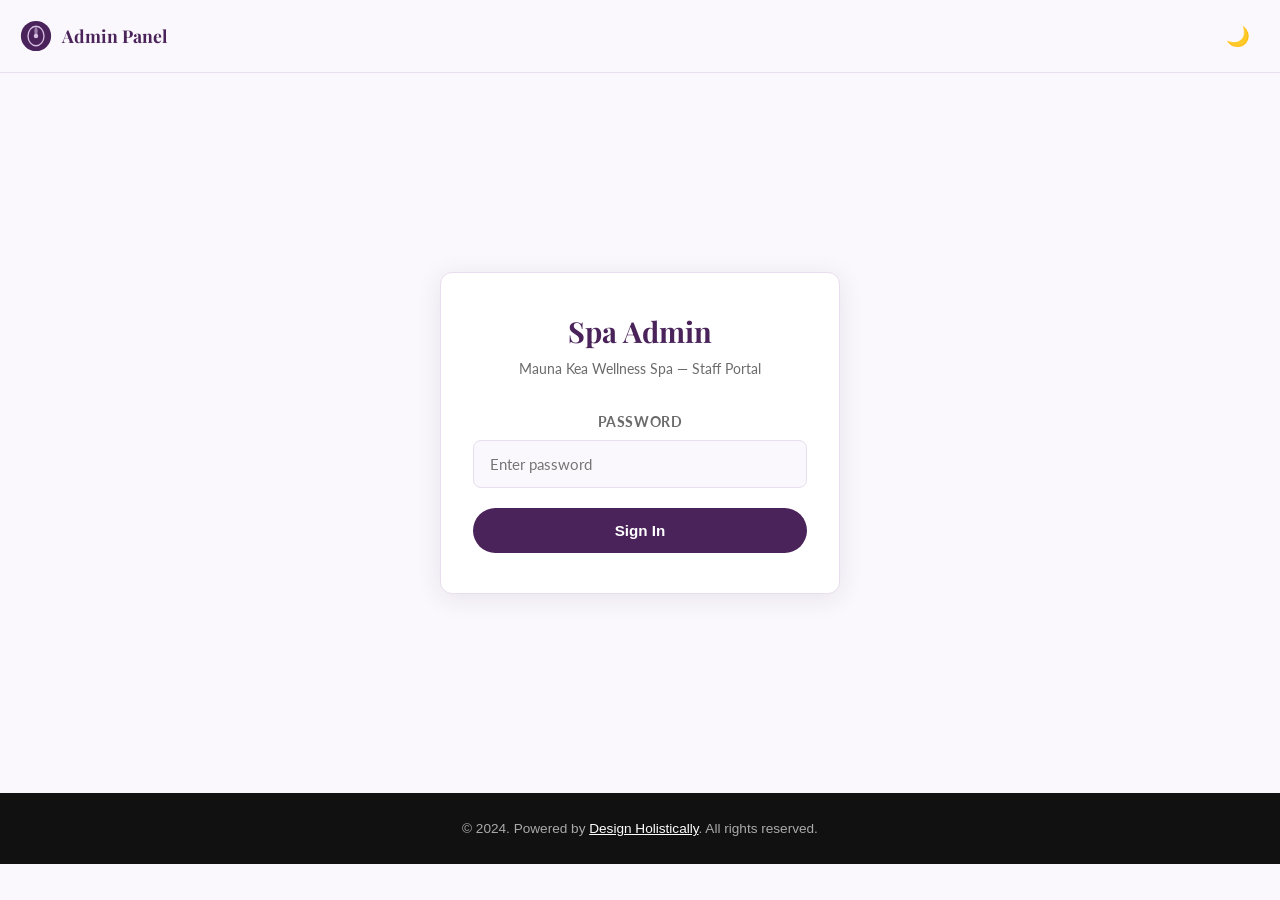
<file: admin.html>
<!DOCTYPE html>
<html lang="en">
<head>
  <meta charset="UTF-8"/>
  <meta name="viewport" content="width=device-width, initial-scale=1.0"/>
  <title>Admin Dashboard | Mauna Kea Wellness Spa — Waimea, Hawaii</title>
  <meta name="description" content="Mauna Kea Wellness Spa admin dashboard — bookings, messages, and spa management."/>
  <meta property="og:title" content="Admin Dashboard | Mauna Kea Wellness Spa"/>
  <meta property="og:description" content="Mauna Kea Wellness Spa admin dashboard — bookings, messages, and spa management."/>
  <meta property="og:image" content="images/hero.png"/>
  <meta property="og:type" content="website"/>
  <link rel="stylesheet" href="css/style.css"/>
  <script type="application/ld+json">
  {
    "@context":"https://schema.org",
    "@type":"DaySpa",
    "name":"Mauna Kea Wellness Spa",
    "description":"Traditional Hawaiian spa therapies and modern wellness rituals in Waimea, Hawaii Island.",
    "url":"https://maunakeawellness.com",
    "telephone":"(808) 555-0125",
    "address":{
      "@type":"PostalAddress",
      "streetAddress":"65-1158 Mamalahoa Hwy",
      "addressLocality":"Waimea",
      "addressRegion":"HI",
      "postalCode":"96743",
      "addressCountry":"US"
    },
    "openingHours":"Tu-Su 09:00-19:00",
    "priceRange":"$$–$$$",
    "image":"images/gallery-2.png"
  }
  </script>
  <link rel="icon" type="image/x-icon" href="images/favicon.ico">
  <link rel="icon" type="image/png" sizes="32x32" href="images/favicon-32x32.png">
  <link rel="icon" type="image/png" sizes="16x16" href="images/favicon-16x16.png">
  <link rel="apple-touch-icon" sizes="180x180" href="images/apple-touch-icon.png">
</head>
<body>
<body class="admin-page">
<header class="site-header">
  <div class="header-inner">
    <a href="index.html" class="logo">
      <svg width="32" height="32" viewBox="0 0 36 36" fill="none">
        <circle cx="18" cy="18" r="17" fill="#4A235A"/>
        <ellipse cx="18" cy="18" rx="9" ry="11" fill="none" stroke="#D7BDE2" stroke-width="1.5"/>
        <path d="M18 7 Q22 13 18 18 Q14 13 18 7Z" fill="#D7BDE2" opacity="0.6"/>
        <circle cx="18" cy="18" r="2.5" fill="#D7BDE2"/>
      </svg>
      Admin Panel
    </a>
    <button class="dark-toggle" id="darkToggle">🌙</button>
  </div>
</header>

<div id="adminLogin">
  <div class="login-card">
    <h2>Spa Admin</h2>
    <p>Mauna Kea Wellness Spa — Staff Portal</p>
    <form id="adminLoginForm">
      <div class="form-group">
        <label>Password</label>
        <input type="password" id="adminPassword" placeholder="Enter password" required/>
      </div>
      <button type="submit" class="btn-primary" style="width:100%">Sign In</button>
    </form>
  </div>
</div>

<div id="adminPanel">
  <div class="container">
    <div class="admin-header-bar">
      <h1>Dashboard</h1>
      <div style="display:flex;gap:12px;align-items:center">
        <span style="font-size:0.9rem;color:var(--text-muted)">Welcome, Leilani</span>
        <button class="admin-logout" onclick="document.getElementById('adminPanel').style.display='none';document.getElementById('adminLogin').style.display='flex'">Sign Out</button>
      </div>
    </div>

    <div class="admin-stats">
      <div class="admin-stat"><div class="number">28</div><div class="label">Bookings This Month</div></div>
      <div class="admin-stat"><div class="number">6</div><div class="label">Sessions Today</div></div>
      <div class="admin-stat"><div class="number">$4,820</div><div class="label">Revenue MTD</div></div>
      <div class="admin-stat"><div class="number">4.9★</div><div class="label">Avg Review Score</div></div>
    </div>

    <div class="admin-table-wrap">
      <h2>Upcoming Bookings</h2>
      <div style="overflow-x:auto">
        <table class="admin-table">
          <thead>
            <tr><th>Guest</th><th>Service</th><th>Therapist</th><th>Date</th><th>Time</th><th>Status</th></tr>
          </thead>
          <tbody>
            <tr><td>Keiko N.</td><td>Lomi Lomi (90 min)</td><td>Leilani K.</td><td>Dec 30, 2024</td><td>9:00 AM</td><td><span class="badge badge-confirmed">Confirmed</span></td></tr>
            <tr><td>James O.</td><td>Hot Stone (75 min)</td><td>Koa A.</td><td>Dec 30, 2024</td><td>10:30 AM</td><td><span class="badge badge-confirmed">Confirmed</span></td></tr>
            <tr><td>Sarah K.</td><td>Deep Tissue (60 min)</td><td>Makoa S.</td><td>Dec 30, 2024</td><td>12:00 PM</td><td><span class="badge badge-pending">Pending</span></td></tr>
            <tr><td>Priya & Rajan T.</td><td>Couples Sanctuary Pkg</td><td>Leilani + Koa</td><td>Dec 31, 2024</td><td>10:00 AM</td><td><span class="badge badge-confirmed">Confirmed</span></td></tr>
            <tr><td>Tom H.</td><td>Healing Facial</td><td>Nalani F.</td><td>Dec 31, 2024</td><td>1:30 PM</td><td><span class="badge badge-confirmed">Confirmed</span></td></tr>
            <tr><td>Lisa M.</td><td>Lomi Lomi (60 min)</td><td>Makoa S.</td><td>Jan 2, 2025</td><td>11:00 AM</td><td><span class="badge badge-pending">Pending</span></td></tr>
            <tr><td>Marcus W.</td><td>Mauna Kea Retreat Pkg</td><td>Koa A.</td><td>Jan 3, 2025</td><td>9:30 AM</td><td><span class="badge badge-confirmed">Confirmed</span></td></tr>
          </tbody>
        </table>
      </div>
    </div>

    <div class="admin-table-wrap">
      <h2>Recent Messages</h2>
      <div style="overflow-x:auto">
        <table class="admin-table">
          <thead>
            <tr><th>Name</th><th>Subject</th><th>Received</th><th>Status</th></tr>
          </thead>
          <tbody>
            <tr><td>Aiko H.</td><td>Question about lomi lomi for first-time visitor</td><td>Dec 29, 2024</td><td><span class="badge badge-pending">New</span></td></tr>
            <tr><td>Sarah K.</td><td>Reschedule request — Jan 2 session</td><td>Dec 28, 2024</td><td><span class="badge badge-pending">New</span></td></tr>
            <tr><td>Hotel Hapuna</td><td>Partnership inquiry for guest referrals</td><td>Dec 27, 2024</td><td><span class="badge badge-confirmed">Replied</span></td></tr>
            <tr><td>Tom H.</td><td>Gift certificate for spouse — anniversary</td><td>Dec 26, 2024</td><td><span class="badge badge-completed">Complete</span></td></tr>
          </tbody>
        </table>
      </div>
    </div>
  </div>
</div>

<button id="backToTop" aria-label="Back to top">↑</button>
<script src="js/main.js"></script>

  <!-- Powered by Design Holistically -->
  <footer style="background:#111;color:#aaa;text-align:center;padding:1.5rem;font-size:0.85rem;font-family:sans-serif;">
    <p>&copy; 2024. Powered by <a href="https://designholistically.com" target="_blank" rel="noopener" style="color:#fff;text-decoration:underline;">Design Holistically</a>. All rights reserved.</p>
  </footer>

</body>
</html>
</file>
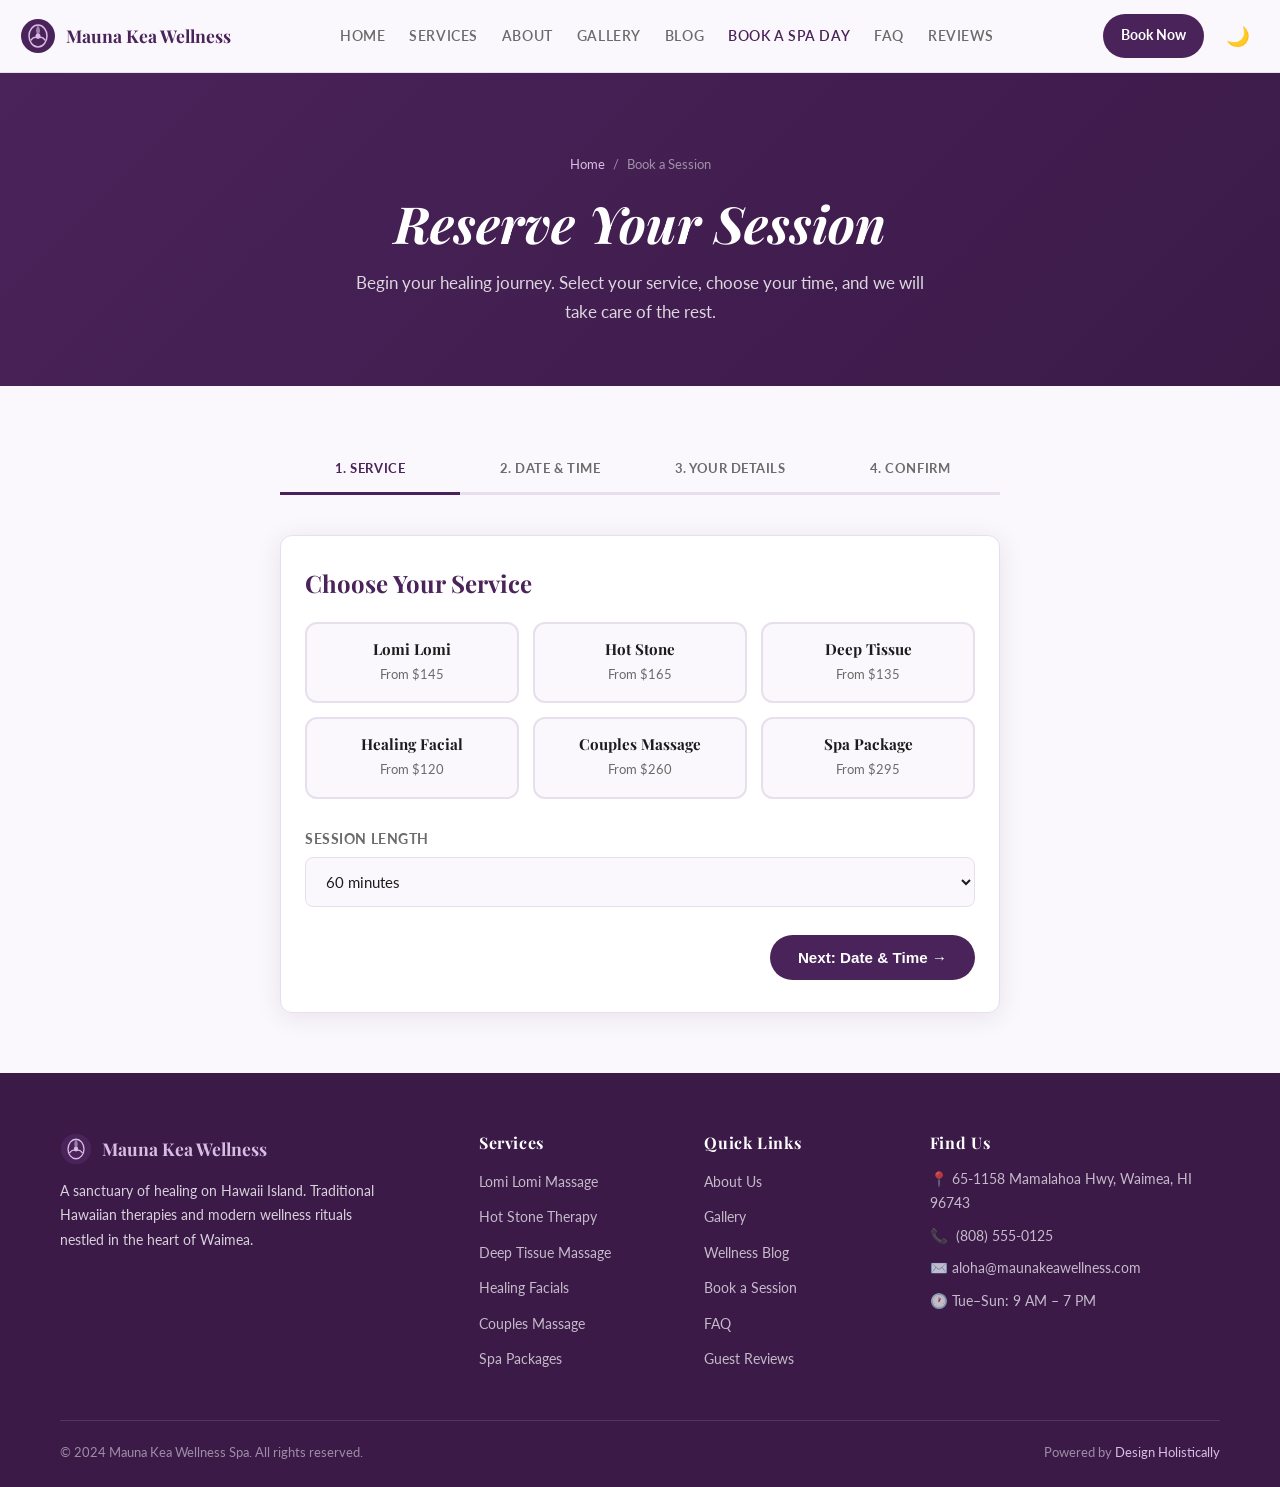
<file: booking.html>
<!DOCTYPE html>
<html lang="en">
<head>
  <meta charset="UTF-8"/>
  <meta name="viewport" content="width=device-width, initial-scale=1.0"/>
  <title>Book a Session | Mauna Kea Wellness Spa — Waimea, Hawaii</title>
  <meta name="description" content="Reserve your lomi lomi massage, hot stone therapy, or spa package at Mauna Kea Wellness Spa in Waimea, Hawaii Island."/>
  <meta property="og:title" content="Book a Session | Mauna Kea Wellness Spa"/>
  <meta property="og:description" content="Reserve your lomi lomi massage, hot stone therapy, or spa package at Mauna Kea Wellness Spa in Waimea, Hawaii Island."/>
  <meta property="og:image" content="images/hero.png"/>
  <meta property="og:type" content="website"/>
  <link rel="stylesheet" href="css/style.css"/>
  <script type="application/ld+json">
  {
    "@context":"https://schema.org",
    "@type":"DaySpa",
    "name":"Mauna Kea Wellness Spa",
    "description":"Traditional Hawaiian spa therapies and modern wellness rituals in Waimea, Hawaii Island.",
    "url":"https://maunakeawellness.com",
    "telephone":"(808) 555-0125",
    "address":{
      "@type":"PostalAddress",
      "streetAddress":"65-1158 Mamalahoa Hwy",
      "addressLocality":"Waimea",
      "addressRegion":"HI",
      "postalCode":"96743",
      "addressCountry":"US"
    },
    "openingHours":"Tu-Su 09:00-19:00",
    "priceRange":"$$–$$$",
    "image":"images/gallery-2.png"
  }
  </script>
  <link rel="icon" type="image/x-icon" href="images/favicon.ico">
  <link rel="icon" type="image/png" sizes="32x32" href="images/favicon-32x32.png">
  <link rel="icon" type="image/png" sizes="16x16" href="images/favicon-16x16.png">
  <link rel="apple-touch-icon" sizes="180x180" href="images/apple-touch-icon.png">
</head>
<body>
<header class="site-header">
  <div class="header-inner">
    <a href="index.html" class="logo" aria-label="Mauna Kea Wellness Spa">
      <svg width="36" height="36" viewBox="0 0 36 36" fill="none" aria-hidden="true">
        <circle cx="18" cy="18" r="17" fill="#4A235A"/>
        <ellipse cx="18" cy="18" rx="9" ry="11" fill="none" stroke="#D7BDE2" stroke-width="1.5"/>
        <path d="M18 7 Q22 13 18 18 Q14 13 18 7Z" fill="#D7BDE2" opacity="0.6"/>
        <path d="M11 22 Q14 18 18 20 Q22 18 25 22" stroke="#D7BDE2" stroke-width="1.5" fill="none" stroke-linecap="round"/>
        <circle cx="18" cy="18" r="2.5" fill="#D7BDE2"/>
      </svg>
      <span>Mauna Kea Wellness</span>
    </a>
    <nav class="nav-desktop" aria-label="Main navigation">
      <a href="index.html" class="">Home</a>
<a href="services.html" class="">Services</a>
<a href="about.html" class="">About</a>
<a href="gallery.html" class="">Gallery</a>
<a href="blog.html" class="">Blog</a>
<a href="booking.html" class="active">Book a Spa Day</a>
<a href="faq.html" class="">FAQ</a>
<a href="reviews.html" class="">Reviews</a>
    </nav>
    <div class="header-actions">
      <a href="booking.html" class="btn-book-header">Book Now</a>
      <button class="dark-toggle" id="darkToggle" aria-label="Toggle dark mode">🌙</button>
      <button class="hamburger" id="hamburger" aria-label="Open menu" aria-expanded="false">
        <span></span><span></span><span></span>
      </button>
    </div>
  </div>
  <nav class="mobile-menu" id="mobileMenu" aria-label="Mobile navigation">
    <a href="index.html" class="">Home</a>
<a href="services.html" class="">Services</a>
<a href="about.html" class="">About</a>
<a href="gallery.html" class="">Gallery</a>
<a href="blog.html" class="">Blog</a>
<a href="booking.html" class="active">Book a Spa Day</a>
<a href="faq.html" class="">FAQ</a>
<a href="reviews.html" class="">Reviews</a>
  </nav>
</header>
<main>
  <div class="page-hero">
    <div class="container">
      <div class="breadcrumb"><a href="index.html">Home</a><span>/</span><span>Book a Session</span></div>
      <h1>Reserve Your Session</h1>
      <p>Begin your healing journey. Select your service, choose your time, and we will take care of the rest.</p>
    </div>
  </div>

  <section class="booking-section">
    <div class="container">
      <div class="booking-container">
        <div class="step-indicators">
          <div class="step-indicator active" id="step-ind-1">1. Service</div>
          <div class="step-indicator" id="step-ind-2">2. Date & Time</div>
          <div class="step-indicator" id="step-ind-3">3. Your Details</div>
          <div class="step-indicator" id="step-ind-4">4. Confirm</div>
        </div>

        <!-- Step 1 -->
        <div class="form-step active" id="step-1">
          <div class="form-card">
            <h2>Choose Your Service</h2>
            <div class="service-options">
              <div class="service-option" data-value="lomi-lomi"><h4>Lomi Lomi</h4><p>From $145</p></div>
              <div class="service-option" data-value="hot-stone"><h4>Hot Stone</h4><p>From $165</p></div>
              <div class="service-option" data-value="deep-tissue"><h4>Deep Tissue</h4><p>From $135</p></div>
              <div class="service-option" data-value="facial"><h4>Healing Facial</h4><p>From $120</p></div>
              <div class="service-option" data-value="couples"><h4>Couples Massage</h4><p>From $260</p></div>
              <div class="service-option" data-value="package"><h4>Spa Package</h4><p>From $295</p></div>
            </div>
            <div class="form-group">
              <label>Session Length</label>
              <select>
                <option>60 minutes</option>
                <option>75 minutes</option>
                <option>90 minutes</option>
                <option>Full Day Package</option>
              </select>
            </div>
            <div class="form-nav">
              <span></span>
              <button class="btn-primary" data-next="2">Next: Date & Time →</button>
            </div>
          </div>
        </div>

        <!-- Step 2 -->
        <div class="form-step" id="step-2">
          <div class="form-card">
            <h2>Select Date & Time</h2>
            <div class="form-group">
              <label>Preferred Date</label>
              <input type="date" min="2024-12-01"/>
            </div>
            <div class="form-group">
              <label>Preferred Therapist</label>
              <select>
                <option>No preference</option>
                <option>Leilani Kahananui (Lomi Lomi Specialist)</option>
                <option>Koa Akana (Hot Stone & Deep Tissue)</option>
                <option>Nalani Ferreira (Facials)</option>
                <option>Makoa Silva (Lomi Lomi & Prenatal)</option>
              </select>
            </div>
            <p style="font-size:0.9rem;color:var(--text-muted);margin-bottom:14px">Available times for your selected date:</p>
            <div class="time-slots">
              <button class="time-slot" onclick="this.classList.toggle('selected')">9:00 AM</button>
              <button class="time-slot" onclick="this.classList.toggle('selected')">10:30 AM</button>
              <button class="time-slot" onclick="this.classList.toggle('selected')">12:00 PM</button>
              <button class="time-slot" onclick="this.classList.toggle('selected')">1:30 PM</button>
              <button class="time-slot" onclick="this.classList.toggle('selected')">3:00 PM</button>
              <button class="time-slot" onclick="this.classList.toggle('selected')">4:30 PM</button>
            </div>
            <div class="form-nav">
              <button class="btn-outline" data-prev="1">← Back</button>
              <button class="btn-primary" data-next="3">Next: Your Details →</button>
            </div>
          </div>
        </div>

        <!-- Step 3 -->
        <div class="form-step" id="step-3">
          <div class="form-card">
            <h2>Your Details</h2>
            <div class="form-group">
              <label>Full Name</label>
              <input type="text" placeholder="Your full name"/>
            </div>
            <div class="form-group">
              <label>Email Address</label>
              <input type="email" placeholder="your@email.com"/>
            </div>
            <div class="form-group">
              <label>Phone Number</label>
              <input type="tel" placeholder="(808) 555-0000"/>
            </div>
            <div class="form-group">
              <label>Health Notes or Special Requests</label>
              <textarea placeholder="Any injuries, health conditions, allergies, or preferences we should know about..."></textarea>
            </div>
            <div class="form-group">
              <label>How Did You Hear About Us?</label>
              <select>
                <option>Google Search</option>
                <option>Friend or Family Referral</option>
                <option>Social Media</option>
                <option>Hotel Recommendation</option>
                <option>Returning Guest</option>
              </select>
            </div>
            <div class="form-nav">
              <button class="btn-outline" data-prev="2">← Back</button>
              <button class="btn-primary" data-next="4">Review Booking →</button>
            </div>
          </div>
        </div>

        <!-- Step 4 -->
        <div class="form-step" id="step-4">
          <div class="confirmation-box">
            <div style="font-size:3rem;margin-bottom:16px">🌺</div>
            <h3>Booking Confirmed!</h3>
            <p>Mahalo for choosing Mauna Kea Wellness Spa. Your healing journey has begun. We will send a confirmation to your email within a few minutes.</p>
            <p style="margin-bottom:28px">Please arrive 10–15 minutes before your session. We request 24 hours notice for cancellations or rescheduling.</p>
            <a href="index.html" class="btn-primary" style="margin-right:12px">Return Home</a>
            <a href="services.html" class="btn-outline">Explore More Services</a>
          </div>
        </div>
      </div>
    </div>
  </section>
</main>

<footer class="site-footer">
  <div class="container">
    <div class="footer-grid">
      <div class="footer-brand">
        <div class="logo">
          <svg width="32" height="32" viewBox="0 0 36 36" fill="none" aria-label="Mauna Kea Wellness Spa logo">
            <circle cx="18" cy="18" r="17" fill="#4A235A"/>
            <ellipse cx="18" cy="18" rx="9" ry="11" fill="none" stroke="#D7BDE2" stroke-width="1.5"/>
            <path d="M18 7 Q22 13 18 18 Q14 13 18 7Z" fill="#D7BDE2" opacity="0.6"/>
            <path d="M11 22 Q14 18 18 20 Q22 18 25 22" stroke="#D7BDE2" stroke-width="1.5" fill="none" stroke-linecap="round"/>
            <circle cx="18" cy="18" r="2.5" fill="#D7BDE2"/>
          </svg>
          <span>Mauna Kea Wellness</span>
        </div>
        <p>A sanctuary of healing on Hawaii Island. Traditional Hawaiian therapies and modern wellness rituals nestled in the heart of Waimea.</p>
      </div>
      <div class="footer-col">
        <h4>Services</h4>
        <ul>
          <li><a href="services.html">Lomi Lomi Massage</a></li>
          <li><a href="services.html">Hot Stone Therapy</a></li>
          <li><a href="services.html">Deep Tissue Massage</a></li>
          <li><a href="services.html">Healing Facials</a></li>
          <li><a href="services.html">Couples Massage</a></li>
          <li><a href="services.html">Spa Packages</a></li>
        </ul>
      </div>
      <div class="footer-col">
        <h4>Quick Links</h4>
        <ul>
          <li><a href="about.html">About Us</a></li>
          <li><a href="gallery.html">Gallery</a></li>
          <li><a href="blog.html">Wellness Blog</a></li>
          <li><a href="booking.html">Book a Session</a></li>
          <li><a href="faq.html">FAQ</a></li>
          <li><a href="reviews.html">Guest Reviews</a></li>
        </ul>
      </div>
      <div class="footer-col">
        <h4>Find Us</h4>
        <ul class="footer-contact">
          <li>📍 65-1158 Mamalahoa Hwy, Waimea, HI 96743</li>
          <li>📞 <a href="tel:+18085550125" style="color:rgba(255,255,255,0.7)">(808) 555-0125</a></li>
          <li>✉️ aloha@maunakeawellness.com</li>
          <li>🕐 Tue–Sun: 9 AM – 7 PM</li>
        </ul>
      </div>
    </div>
    <div class="footer-bottom">
      <span>© 2024 Mauna Kea Wellness Spa. All rights reserved.</span>
      <span>Powered by <a href="https://designholistically.com" target="_blank" rel="noopener">Design Holistically</a></span>
    </div>
  </div>
</footer>
<button id="backToTop" aria-label="Back to top">↑</button>
<script src="js/main.js"></script>
</file>
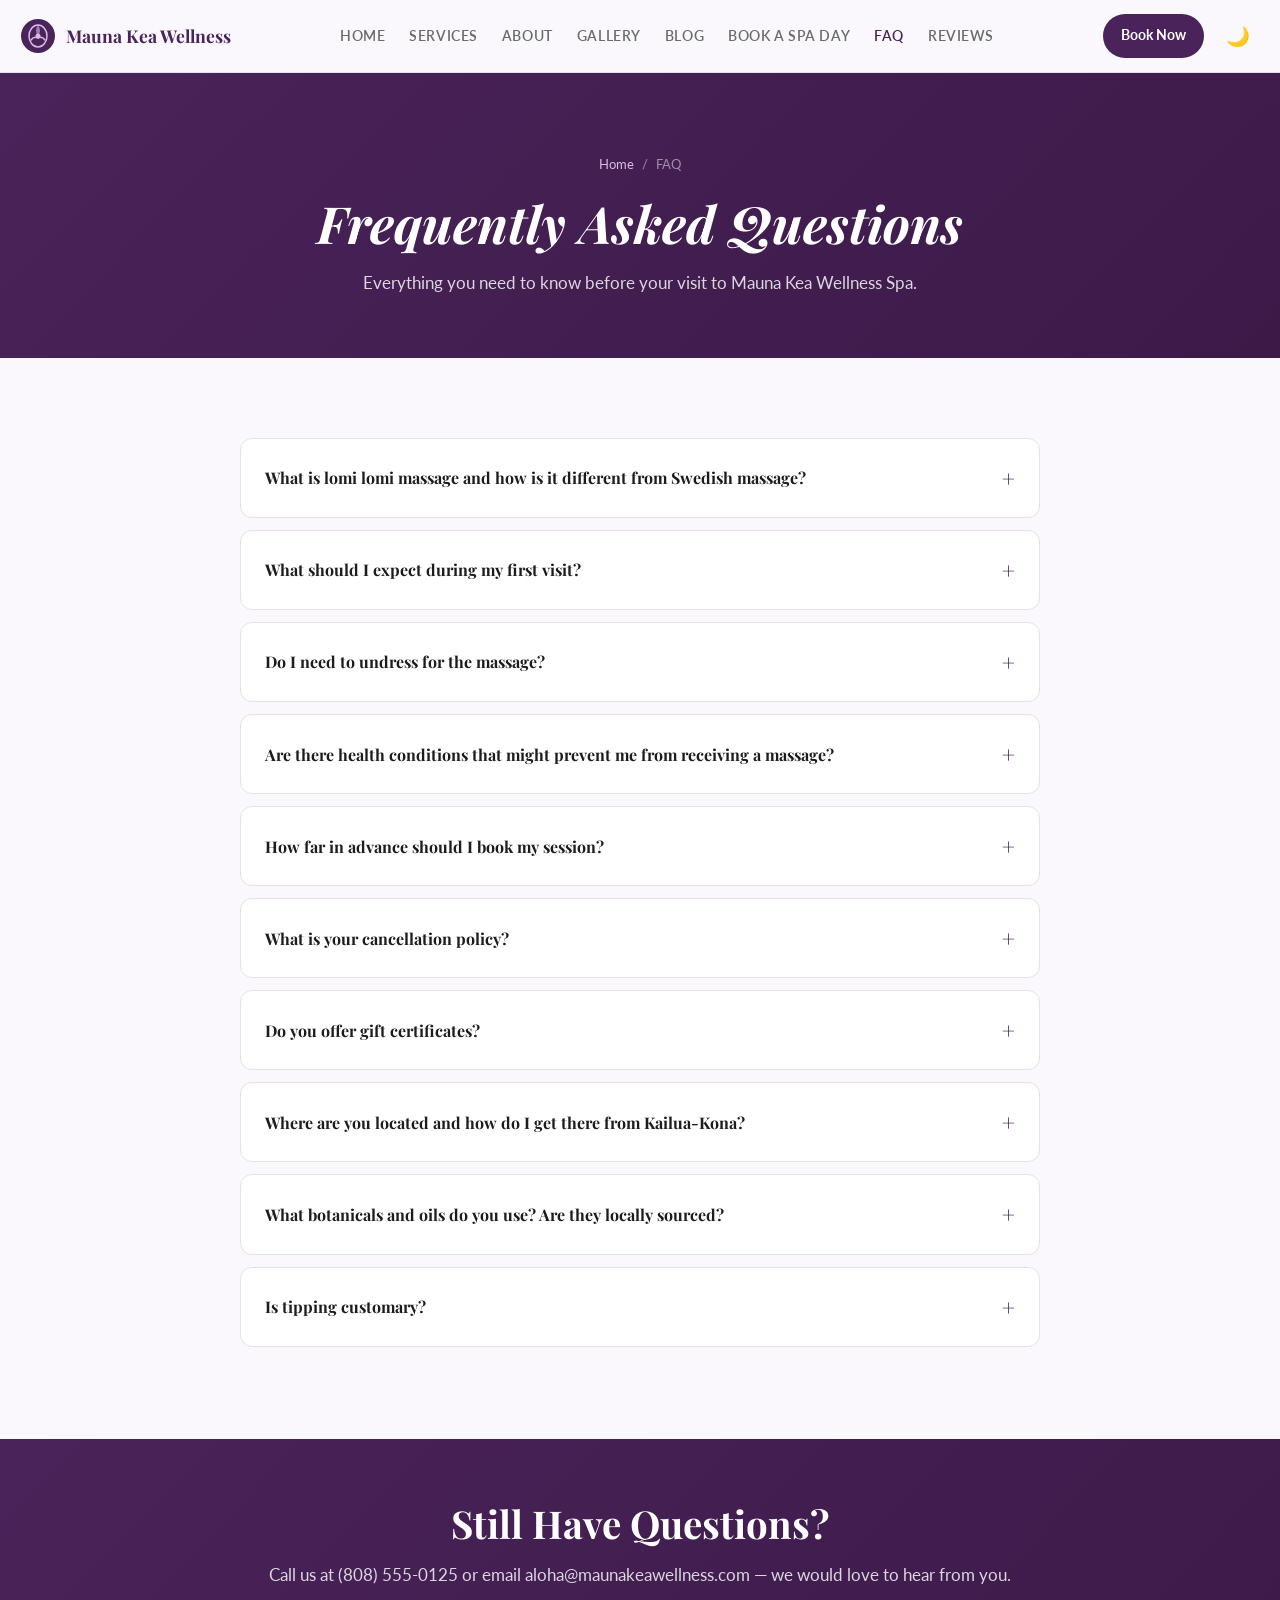
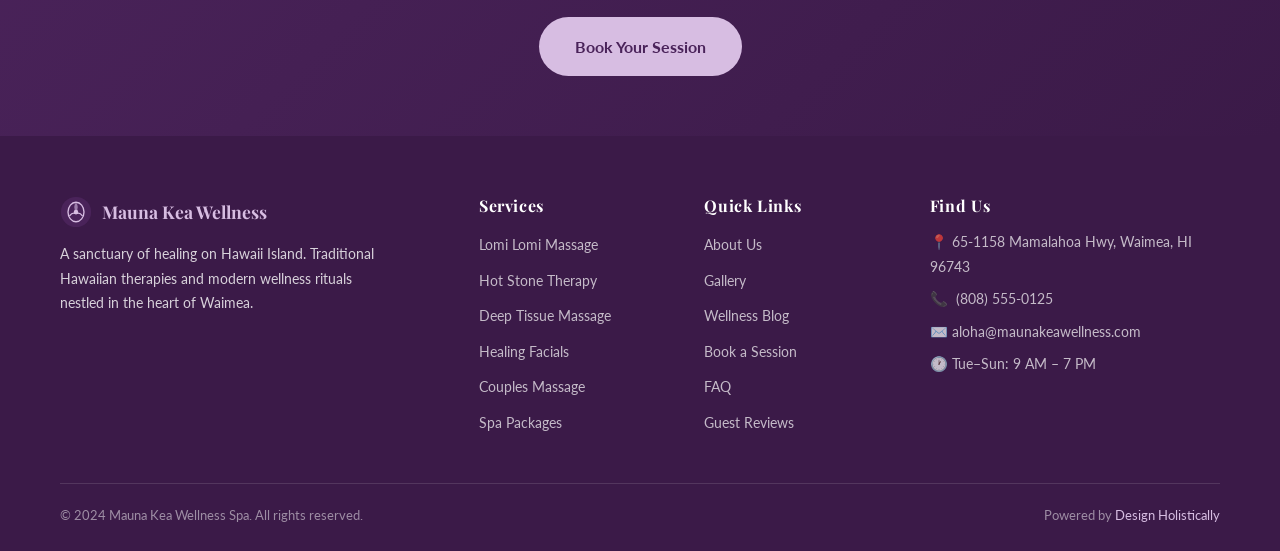
<file: faq.html>
<!DOCTYPE html>
<html lang="en">
<head>
  <meta charset="UTF-8"/>
  <meta name="viewport" content="width=device-width, initial-scale=1.0"/>
  <title>FAQ | Mauna Kea Wellness Spa — Waimea, Hawaii</title>
  <meta name="description" content="Answers to common questions about lomi lomi massage, spa services, booking policies, and your visit to Mauna Kea Wellness Spa in Waimea, Hawaii."/>
  <meta property="og:title" content="FAQ | Mauna Kea Wellness Spa"/>
  <meta property="og:description" content="Answers to common questions about lomi lomi massage, spa services, booking policies, and your visit to Mauna Kea Wellness Spa in Waimea, Hawaii."/>
  <meta property="og:image" content="images/hero.png"/>
  <meta property="og:type" content="website"/>
  <link rel="stylesheet" href="css/style.css"/>
  <script type="application/ld+json">
  {
    "@context":"https://schema.org",
    "@type":"DaySpa",
    "name":"Mauna Kea Wellness Spa",
    "description":"Traditional Hawaiian spa therapies and modern wellness rituals in Waimea, Hawaii Island.",
    "url":"https://maunakeawellness.com",
    "telephone":"(808) 555-0125",
    "address":{
      "@type":"PostalAddress",
      "streetAddress":"65-1158 Mamalahoa Hwy",
      "addressLocality":"Waimea",
      "addressRegion":"HI",
      "postalCode":"96743",
      "addressCountry":"US"
    },
    "openingHours":"Tu-Su 09:00-19:00",
    "priceRange":"$$–$$$",
    "image":"images/gallery-2.png"
  }
  </script>
  <link rel="icon" type="image/x-icon" href="images/favicon.ico">
  <link rel="icon" type="image/png" sizes="32x32" href="images/favicon-32x32.png">
  <link rel="icon" type="image/png" sizes="16x16" href="images/favicon-16x16.png">
  <link rel="apple-touch-icon" sizes="180x180" href="images/apple-touch-icon.png">
</head>
<body>
<header class="site-header">
  <div class="header-inner">
    <a href="index.html" class="logo" aria-label="Mauna Kea Wellness Spa">
      <svg width="36" height="36" viewBox="0 0 36 36" fill="none" aria-hidden="true">
        <circle cx="18" cy="18" r="17" fill="#4A235A"/>
        <ellipse cx="18" cy="18" rx="9" ry="11" fill="none" stroke="#D7BDE2" stroke-width="1.5"/>
        <path d="M18 7 Q22 13 18 18 Q14 13 18 7Z" fill="#D7BDE2" opacity="0.6"/>
        <path d="M11 22 Q14 18 18 20 Q22 18 25 22" stroke="#D7BDE2" stroke-width="1.5" fill="none" stroke-linecap="round"/>
        <circle cx="18" cy="18" r="2.5" fill="#D7BDE2"/>
      </svg>
      <span>Mauna Kea Wellness</span>
    </a>
    <nav class="nav-desktop" aria-label="Main navigation">
      <a href="index.html" class="">Home</a>
<a href="services.html" class="">Services</a>
<a href="about.html" class="">About</a>
<a href="gallery.html" class="">Gallery</a>
<a href="blog.html" class="">Blog</a>
<a href="booking.html" class="">Book a Spa Day</a>
<a href="faq.html" class="active">FAQ</a>
<a href="reviews.html" class="">Reviews</a>
    </nav>
    <div class="header-actions">
      <a href="booking.html" class="btn-book-header">Book Now</a>
      <button class="dark-toggle" id="darkToggle" aria-label="Toggle dark mode">🌙</button>
      <button class="hamburger" id="hamburger" aria-label="Open menu" aria-expanded="false">
        <span></span><span></span><span></span>
      </button>
    </div>
  </div>
  <nav class="mobile-menu" id="mobileMenu" aria-label="Mobile navigation">
    <a href="index.html" class="">Home</a>
<a href="services.html" class="">Services</a>
<a href="about.html" class="">About</a>
<a href="gallery.html" class="">Gallery</a>
<a href="blog.html" class="">Blog</a>
<a href="booking.html" class="">Book a Spa Day</a>
<a href="faq.html" class="active">FAQ</a>
<a href="reviews.html" class="">Reviews</a>
  </nav>
</header>
<main>
  <div class="page-hero">
    <div class="container">
      <div class="breadcrumb"><a href="index.html">Home</a><span>/</span><span>FAQ</span></div>
      <h1>Frequently Asked Questions</h1>
      <p>Everything you need to know before your visit to Mauna Kea Wellness Spa.</p>
    </div>
  </div>

  <section class="section">
    <div class="container">
      <div class="faq-list">
        <div class="faq-item">
          <div class="faq-question">What is lomi lomi massage and how is it different from Swedish massage?<span class="faq-icon">+</span></div>
          <div class="faq-answer">Lomi lomi is a traditional Hawaiian healing massage that uses long, flowing, continuous strokes — often using the forearms as well as hands — to work the entire body in rhythmic waves. Unlike Swedish massage, which tends to work one area at a time, lomi lomi moves continuously and holistically. It also incorporates an energetic, spiritual dimension through intention-setting and breathwork. The experience is deeply meditative and often profoundly emotional. Many guests describe it as unlike anything they have experienced before.</div>
        </div>
        <div class="faq-item">
          <div class="faq-question">What should I expect during my first visit?<span class="faq-icon">+</span></div>
          <div class="faq-answer">When you arrive, you will be warmly welcomed and offered water or tea in our relaxation lounge. Your therapist will invite you for a brief consultation to discuss your health history, any areas of focus or concern, and your intentions for the session. For lomi lomi sessions, we begin with a brief pule (intention-setting ceremony). You will be professionally draped throughout the session and your comfort and privacy are our highest priority. Afterward, please allow 15–20 minutes in the lounge to allow the healing to settle before driving.</div>
        </div>
        <div class="faq-item">
          <div class="faq-question">Do I need to undress for the massage?<span class="faq-icon">+</span></div>
          <div class="faq-answer">For optimal results with lomi lomi and most body massage services, we recommend undressing to your comfort level. You will always be professionally draped with sheets, and only the area being worked will be uncovered. Many guests prefer to keep underwear on — this is completely fine. For lomi lomi, some guests choose to wear minimal coverage to allow the full-body, continuous stroke work — your therapist will never pressure you in any direction. Your comfort determines your experience.</div>
        </div>
        <div class="faq-item">
          <div class="faq-question">Are there health conditions that might prevent me from receiving a massage?<span class="faq-icon">+</span></div>
          <div class="faq-answer">Certain conditions require modification or avoidance of specific techniques. These include active infections or skin conditions in the treatment area, blood clots or deep vein thrombosis, recent surgery, cancer (depending on stage and treatment status), and severe osteoporosis. Pregnancy is not a contraindication — we offer specialized prenatal massage. Please disclose all relevant health information during your intake so we can customize your session for safety and maximum benefit. When in doubt, consult your physician before booking.</div>
        </div>
        <div class="faq-item">
          <div class="faq-question">How far in advance should I book my session?<span class="faq-icon">+</span></div>
          <div class="faq-answer">We recommend booking at least one week in advance, especially if you have a specific therapist or time preference. Our most popular times — weekend mornings and weekday evenings — often fill two to three weeks ahead, particularly during holiday seasons. For couples packages and full-day retreats, two to four weeks advance booking is advisable. Same-day appointments are occasionally available — call us at (808) 555-0125 to check availability.</div>
        </div>
        <div class="faq-item">
          <div class="faq-question">What is your cancellation policy?<span class="faq-icon">+</span></div>
          <div class="faq-answer">We request 24 hours notice for individual session cancellations and 48 hours for couples packages and full-day retreats. Cancellations within this window may be subject to a 50% service fee, as our therapists rely on scheduled appointments for their income. We understand that unexpected circumstances arise — please call us as early as possible and we will do our best to accommodate you. First-time no-shows will be required to provide a credit card to book future appointments.</div>
        </div>
        <div class="faq-item">
          <div class="faq-question">Do you offer gift certificates?<span class="faq-icon">+</span></div>
          <div class="faq-answer">Yes! Gift certificates are one of our most popular offerings and are available for any dollar amount or specific service. They can be purchased in person or by calling our spa. Gift certificates are valid for one year from purchase date and can be used toward any service, upgrade, or product. We also offer beautifully packaged gift sets that include a certificate with our signature botanical products — perfect for birthdays, anniversaries, or any occasion that calls for the gift of healing.</div>
        </div>
        <div class="faq-item">
          <div class="faq-question">Where are you located and how do I get there from Kailua-Kona?<span class="faq-icon">+</span></div>
          <div class="faq-answer">We are located at 65-1158 Mamalahoa Highway in Waimea, approximately 40–45 minutes from Kailua-Kona via Highway 190. From Hilo, we are about 55 minutes via Highway 19. From the Kohala Coast resorts, we are approximately 30 minutes south on Highway 19/270. Ample free parking is available. The drive itself — through the dramatic landscape transition from coastal lava fields to cool green highlands — is part of the arriving experience. We recommend leaving a little early to allow for a mindful transition.</div>
        </div>
        <div class="faq-item">
          <div class="faq-question">What botanicals and oils do you use? Are they locally sourced?<span class="faq-icon">+</span></div>
          <div class="faq-answer">We are committed to using locally sourced, sustainable ingredients whenever possible. Our primary massage medium is organic cold-pressed coconut oil from a family farm on Hawaii Island. We also use kukui nut oil (the traditional Hawaiian healing oil), macadamia nut oil, and a rotating selection of locally wildcrafted botanical infusions including noni, ti leaf, and mamaki. Our facial treatments use Hawaiian botanical extracts alongside professional-grade European skincare lines. We never use synthetic fragrances — all aromatherapy is from pure essential oils or natural botanical sources.</div>
        </div>
        <div class="faq-item">
          <div class="faq-question">Is tipping customary?<span class="faq-icon">+</span></div>
          <div class="faq-answer">Gratuities are warmly appreciated but never expected. If you feel moved to express appreciation for your therapist's work, the customary range is 15–20% of the service price. Cash gratuities go directly to your therapist. You are also welcome to express appreciation through a kind review on Google or by referring friends and family — these gestures mean a great deal to our small team and to the healing traditions we are working to sustain and share.</div>
        </div>
      </div>
    </div>
  </section>

  <section class="cta-banner">
    <div class="container">
      <h2>Still Have Questions?</h2>
      <p>Call us at (808) 555-0125 or email aloha@maunakeawellness.com — we would love to hear from you.</p>
      <a href="booking.html" class="btn-accent">Book Your Session</a>
    </div>
  </section>
</main>

<footer class="site-footer">
  <div class="container">
    <div class="footer-grid">
      <div class="footer-brand">
        <div class="logo">
          <svg width="32" height="32" viewBox="0 0 36 36" fill="none" aria-label="Mauna Kea Wellness Spa logo">
            <circle cx="18" cy="18" r="17" fill="#4A235A"/>
            <ellipse cx="18" cy="18" rx="9" ry="11" fill="none" stroke="#D7BDE2" stroke-width="1.5"/>
            <path d="M18 7 Q22 13 18 18 Q14 13 18 7Z" fill="#D7BDE2" opacity="0.6"/>
            <path d="M11 22 Q14 18 18 20 Q22 18 25 22" stroke="#D7BDE2" stroke-width="1.5" fill="none" stroke-linecap="round"/>
            <circle cx="18" cy="18" r="2.5" fill="#D7BDE2"/>
          </svg>
          <span>Mauna Kea Wellness</span>
        </div>
        <p>A sanctuary of healing on Hawaii Island. Traditional Hawaiian therapies and modern wellness rituals nestled in the heart of Waimea.</p>
      </div>
      <div class="footer-col">
        <h4>Services</h4>
        <ul>
          <li><a href="services.html">Lomi Lomi Massage</a></li>
          <li><a href="services.html">Hot Stone Therapy</a></li>
          <li><a href="services.html">Deep Tissue Massage</a></li>
          <li><a href="services.html">Healing Facials</a></li>
          <li><a href="services.html">Couples Massage</a></li>
          <li><a href="services.html">Spa Packages</a></li>
        </ul>
      </div>
      <div class="footer-col">
        <h4>Quick Links</h4>
        <ul>
          <li><a href="about.html">About Us</a></li>
          <li><a href="gallery.html">Gallery</a></li>
          <li><a href="blog.html">Wellness Blog</a></li>
          <li><a href="booking.html">Book a Session</a></li>
          <li><a href="faq.html">FAQ</a></li>
          <li><a href="reviews.html">Guest Reviews</a></li>
        </ul>
      </div>
      <div class="footer-col">
        <h4>Find Us</h4>
        <ul class="footer-contact">
          <li>📍 65-1158 Mamalahoa Hwy, Waimea, HI 96743</li>
          <li>📞 <a href="tel:+18085550125" style="color:rgba(255,255,255,0.7)">(808) 555-0125</a></li>
          <li>✉️ aloha@maunakeawellness.com</li>
          <li>🕐 Tue–Sun: 9 AM – 7 PM</li>
        </ul>
      </div>
    </div>
    <div class="footer-bottom">
      <span>© 2024 Mauna Kea Wellness Spa. All rights reserved.</span>
      <span>Powered by <a href="https://designholistically.com" target="_blank" rel="noopener">Design Holistically</a></span>
    </div>
  </div>
</footer>
<button id="backToTop" aria-label="Back to top">↑</button>
<script src="js/main.js"></script>
</file>
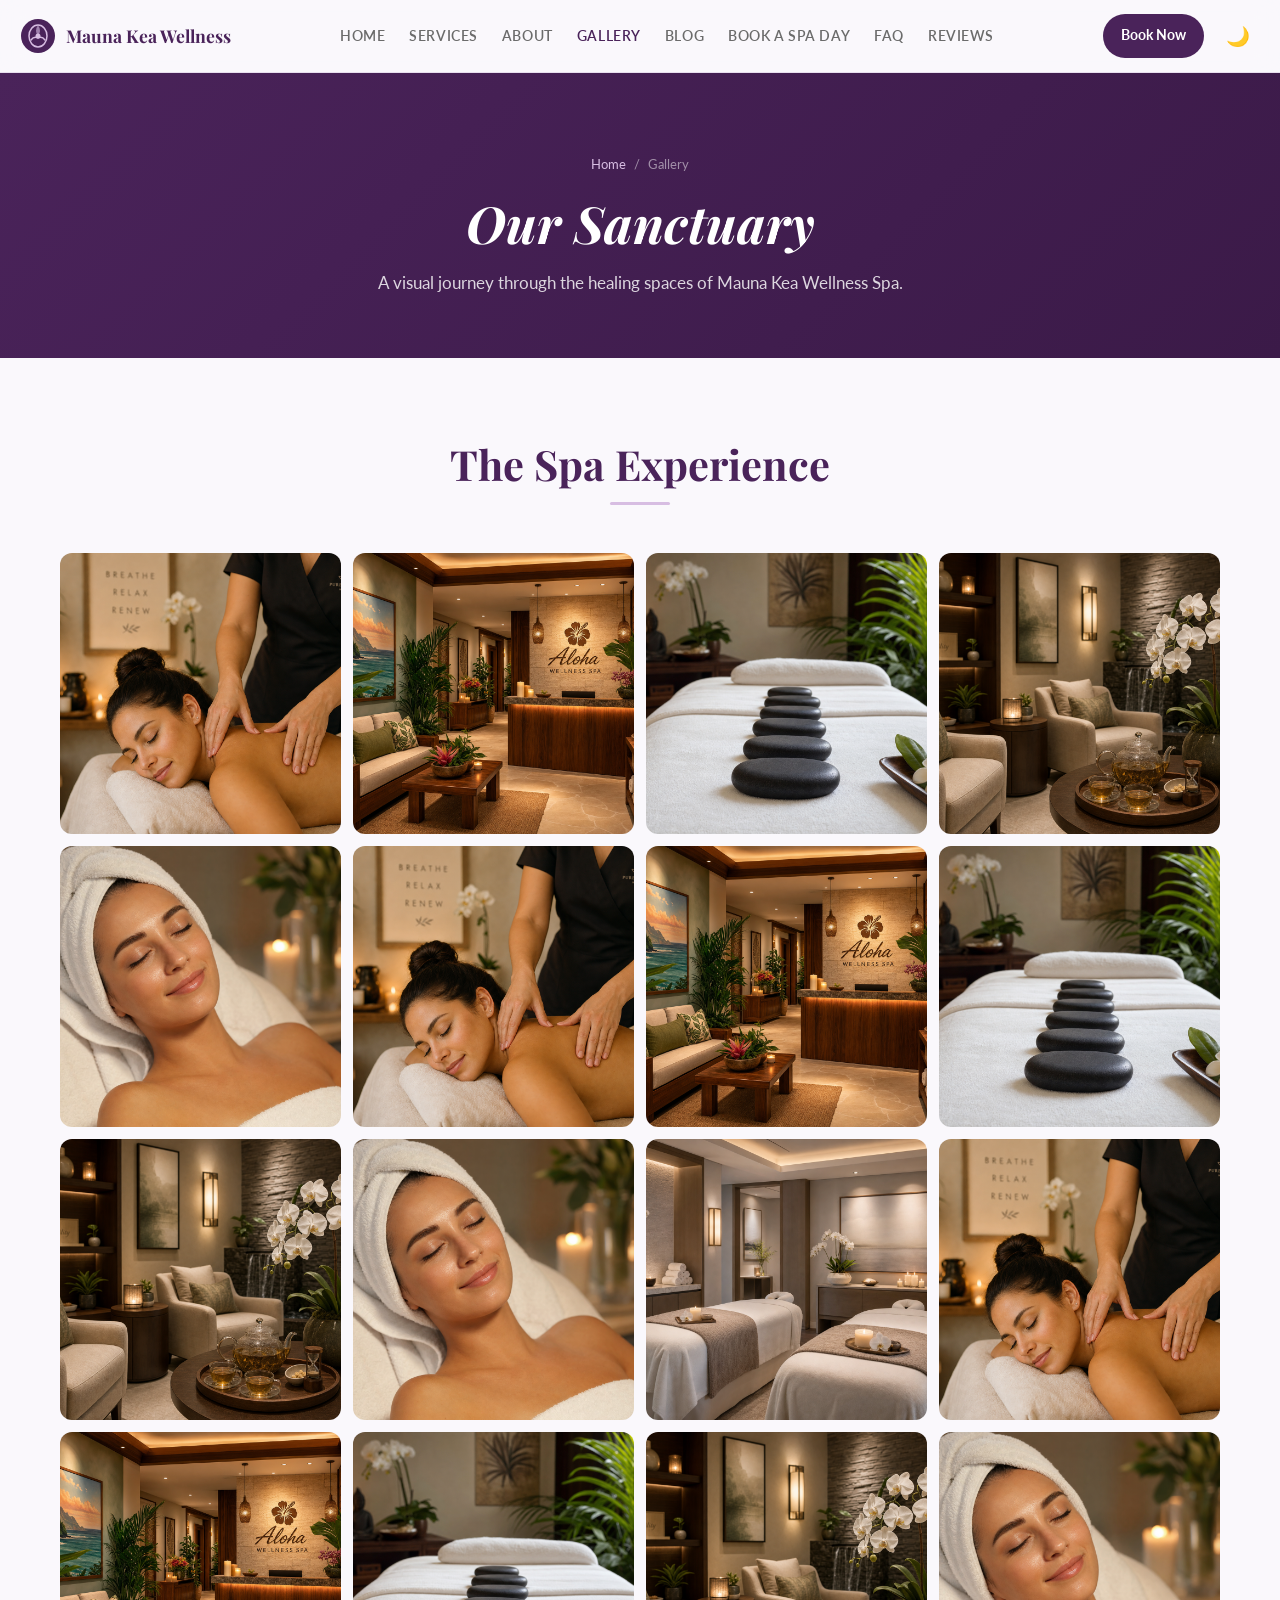
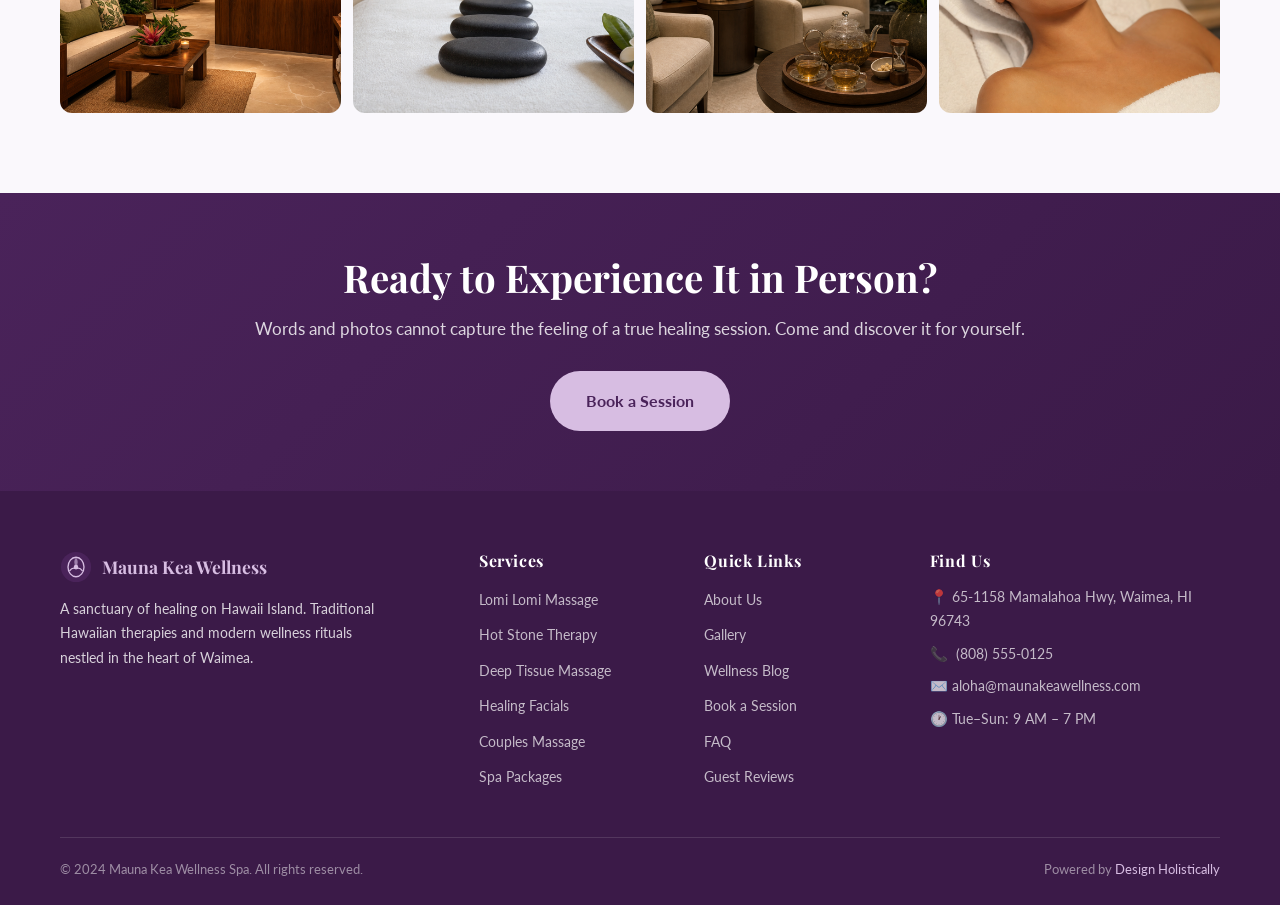
<file: gallery.html>
<!DOCTYPE html>
<html lang="en">
<head>
  <meta charset="UTF-8"/>
  <meta name="viewport" content="width=device-width, initial-scale=1.0"/>
  <title>Photo Gallery | Mauna Kea Wellness Spa — Waimea, Hawaii</title>
  <meta name="description" content="See inside Mauna Kea Wellness Spa — our serene treatment rooms, healing spaces, and the stunning Waimea highlands of Hawaii Island."/>
  <meta property="og:title" content="Photo Gallery | Mauna Kea Wellness Spa"/>
  <meta property="og:description" content="See inside Mauna Kea Wellness Spa — our serene treatment rooms, healing spaces, and the stunning Waimea highlands of Hawaii Island."/>
  <meta property="og:image" content="images/hero.png"/>
  <meta property="og:type" content="website"/>
  <link rel="stylesheet" href="css/style.css"/>
  <script type="application/ld+json">
  {
    "@context":"https://schema.org",
    "@type":"DaySpa",
    "name":"Mauna Kea Wellness Spa",
    "description":"Traditional Hawaiian spa therapies and modern wellness rituals in Waimea, Hawaii Island.",
    "url":"https://maunakeawellness.com",
    "telephone":"(808) 555-0125",
    "address":{
      "@type":"PostalAddress",
      "streetAddress":"65-1158 Mamalahoa Hwy",
      "addressLocality":"Waimea",
      "addressRegion":"HI",
      "postalCode":"96743",
      "addressCountry":"US"
    },
    "openingHours":"Tu-Su 09:00-19:00",
    "priceRange":"$$–$$$",
    "image":"images/gallery-1.png"
  }
  </script>
  <link rel="icon" type="image/x-icon" href="images/favicon.ico">
  <link rel="icon" type="image/png" sizes="32x32" href="images/favicon-32x32.png">
  <link rel="icon" type="image/png" sizes="16x16" href="images/favicon-16x16.png">
  <link rel="apple-touch-icon" sizes="180x180" href="images/apple-touch-icon.png">
</head>
<body>
<header class="site-header">
  <div class="header-inner">
    <a href="index.html" class="logo" aria-label="Mauna Kea Wellness Spa">
      <svg width="36" height="36" viewBox="0 0 36 36" fill="none" aria-hidden="true">
        <circle cx="18" cy="18" r="17" fill="#4A235A"/>
        <ellipse cx="18" cy="18" rx="9" ry="11" fill="none" stroke="#D7BDE2" stroke-width="1.5"/>
        <path d="M18 7 Q22 13 18 18 Q14 13 18 7Z" fill="#D7BDE2" opacity="0.6"/>
        <path d="M11 22 Q14 18 18 20 Q22 18 25 22" stroke="#D7BDE2" stroke-width="1.5" fill="none" stroke-linecap="round"/>
        <circle cx="18" cy="18" r="2.5" fill="#D7BDE2"/>
      </svg>
      <span>Mauna Kea Wellness</span>
    </a>
    <nav class="nav-desktop" aria-label="Main navigation">
      <a href="index.html" class="">Home</a>
<a href="services.html" class="">Services</a>
<a href="about.html" class="">About</a>
<a href="gallery.html" class="active">Gallery</a>
<a href="blog.html" class="">Blog</a>
<a href="booking.html" class="">Book a Spa Day</a>
<a href="faq.html" class="">FAQ</a>
<a href="reviews.html" class="">Reviews</a>
    </nav>
    <div class="header-actions">
      <a href="booking.html" class="btn-book-header">Book Now</a>
      <button class="dark-toggle" id="darkToggle" aria-label="Toggle dark mode">🌙</button>
      <button class="hamburger" id="hamburger" aria-label="Open menu" aria-expanded="false">
        <span></span><span></span><span></span>
      </button>
    </div>
  </div>
  <nav class="mobile-menu" id="mobileMenu" aria-label="Mobile navigation">
    <a href="index.html" class="">Home</a>
<a href="services.html" class="">Services</a>
<a href="about.html" class="">About</a>
<a href="gallery.html" class="active">Gallery</a>
<a href="blog.html" class="">Blog</a>
<a href="booking.html" class="">Book a Spa Day</a>
<a href="faq.html" class="">FAQ</a>
<a href="reviews.html" class="">Reviews</a>
  </nav>
</header>
<main>
  <div class="page-hero">
    <div class="container">
      <div class="breadcrumb"><a href="index.html">Home</a><span>/</span><span>Gallery</span></div>
      <h1>Our Sanctuary</h1>
      <p>A visual journey through the healing spaces of Mauna Kea Wellness Spa.</p>
    </div>
  </div>

  <section class="section">
    <div class="container">
      <div class="section-header fade-up">
        <h2>The Spa Experience</h2>
        <div class="divider"></div>
      </div>
      <div class="gallery-grid">
        <div class="gallery-item fade-in"><img src="images/gallery-2.png" alt="Lomi lomi treatment room"/></div>
        <div class="gallery-item fade-in"><img src="images/gallery-3.png" alt="Hot stone therapy setup"/></div>
        <div class="gallery-item fade-in"><img src="images/gallery-4.png" alt="Couples suite"/></div>
        <div class="gallery-item fade-in"><img src="images/gallery-5.png" alt="Facial treatment room"/></div>
        <div class="gallery-item fade-in"><img src="images/gallery-6.png" alt="Reception and waiting area"/></div>
        <div class="gallery-item fade-in"><img src="images/gallery-2.png" alt="Hawaiian botanicals and oils"/></div>
        <div class="gallery-item fade-in"><img src="images/gallery-3.png" alt="Volcanic basalt stones"/></div>
        <div class="gallery-item fade-in"><img src="images/gallery-4.png" alt="Relaxation lounge"/></div>
        <div class="gallery-item fade-in"><img src="images/gallery-5.png" alt="Garden meditation space"/></div>
        <div class="gallery-item fade-in"><img src="images/gallery-6.png" alt="Aromatherapy collection"/></div>
        <div class="gallery-item fade-in"><img src="images/gallery-1.png" alt="Waimea highland views"/></div>
        <div class="gallery-item fade-in"><img src="images/gallery-2.png" alt="Herbal tea ritual"/></div>
        <div class="gallery-item fade-in"><img src="images/gallery-3.png" alt="Outdoor relaxation area"/></div>
        <div class="gallery-item fade-in"><img src="images/gallery-4.png" alt="Kukui nut oil and botanicals"/></div>
        <div class="gallery-item fade-in"><img src="images/gallery-5.png" alt="Treatment table details"/></div>
        <div class="gallery-item fade-in"><img src="images/gallery-6.png" alt="Entrance and spa signage"/></div>
      </div>
    </div>
  </section>

  <section class="cta-banner">
    <div class="container">
      <h2>Ready to Experience It in Person?</h2>
      <p>Words and photos cannot capture the feeling of a true healing session. Come and discover it for yourself.</p>
      <a href="booking.html" class="btn-accent">Book a Session</a>
    </div>
  </section>
</main>

<footer class="site-footer">
  <div class="container">
    <div class="footer-grid">
      <div class="footer-brand">
        <div class="logo">
          <svg width="32" height="32" viewBox="0 0 36 36" fill="none" aria-label="Mauna Kea Wellness Spa logo">
            <circle cx="18" cy="18" r="17" fill="#4A235A"/>
            <ellipse cx="18" cy="18" rx="9" ry="11" fill="none" stroke="#D7BDE2" stroke-width="1.5"/>
            <path d="M18 7 Q22 13 18 18 Q14 13 18 7Z" fill="#D7BDE2" opacity="0.6"/>
            <path d="M11 22 Q14 18 18 20 Q22 18 25 22" stroke="#D7BDE2" stroke-width="1.5" fill="none" stroke-linecap="round"/>
            <circle cx="18" cy="18" r="2.5" fill="#D7BDE2"/>
          </svg>
          <span>Mauna Kea Wellness</span>
        </div>
        <p>A sanctuary of healing on Hawaii Island. Traditional Hawaiian therapies and modern wellness rituals nestled in the heart of Waimea.</p>
      </div>
      <div class="footer-col">
        <h4>Services</h4>
        <ul>
          <li><a href="services.html">Lomi Lomi Massage</a></li>
          <li><a href="services.html">Hot Stone Therapy</a></li>
          <li><a href="services.html">Deep Tissue Massage</a></li>
          <li><a href="services.html">Healing Facials</a></li>
          <li><a href="services.html">Couples Massage</a></li>
          <li><a href="services.html">Spa Packages</a></li>
        </ul>
      </div>
      <div class="footer-col">
        <h4>Quick Links</h4>
        <ul>
          <li><a href="about.html">About Us</a></li>
          <li><a href="gallery.html">Gallery</a></li>
          <li><a href="blog.html">Wellness Blog</a></li>
          <li><a href="booking.html">Book a Session</a></li>
          <li><a href="faq.html">FAQ</a></li>
          <li><a href="reviews.html">Guest Reviews</a></li>
        </ul>
      </div>
      <div class="footer-col">
        <h4>Find Us</h4>
        <ul class="footer-contact">
          <li>📍 65-1158 Mamalahoa Hwy, Waimea, HI 96743</li>
          <li>📞 <a href="tel:+18085550125" style="color:rgba(255,255,255,0.7)">(808) 555-0125</a></li>
          <li>✉️ aloha@maunakeawellness.com</li>
          <li>🕐 Tue–Sun: 9 AM – 7 PM</li>
        </ul>
      </div>
    </div>
    <div class="footer-bottom">
      <span>© 2024 Mauna Kea Wellness Spa. All rights reserved.</span>
      <span>Powered by <a href="https://designholistically.com" target="_blank" rel="noopener">Design Holistically</a></span>
    </div>
  </div>
</footer>
<button id="backToTop" aria-label="Back to top">↑</button>
<script src="js/main.js"></script>
</file>
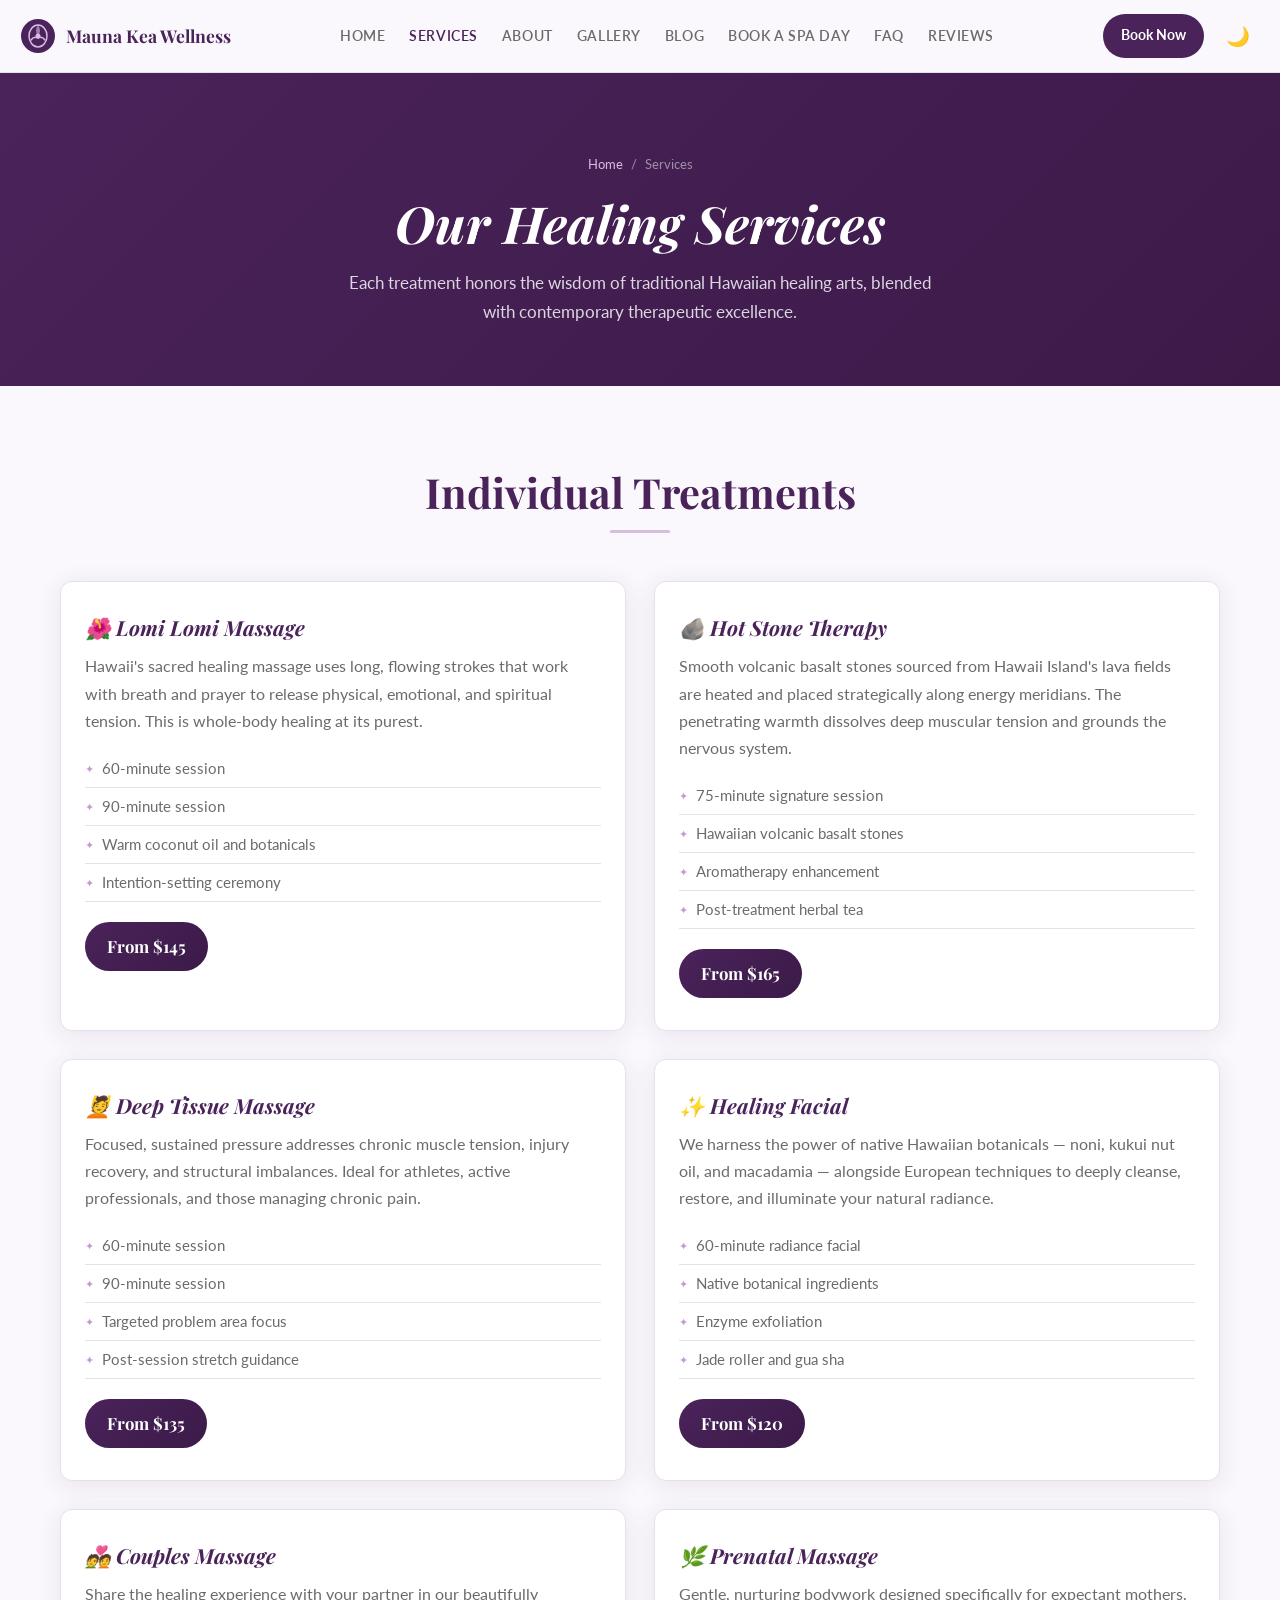
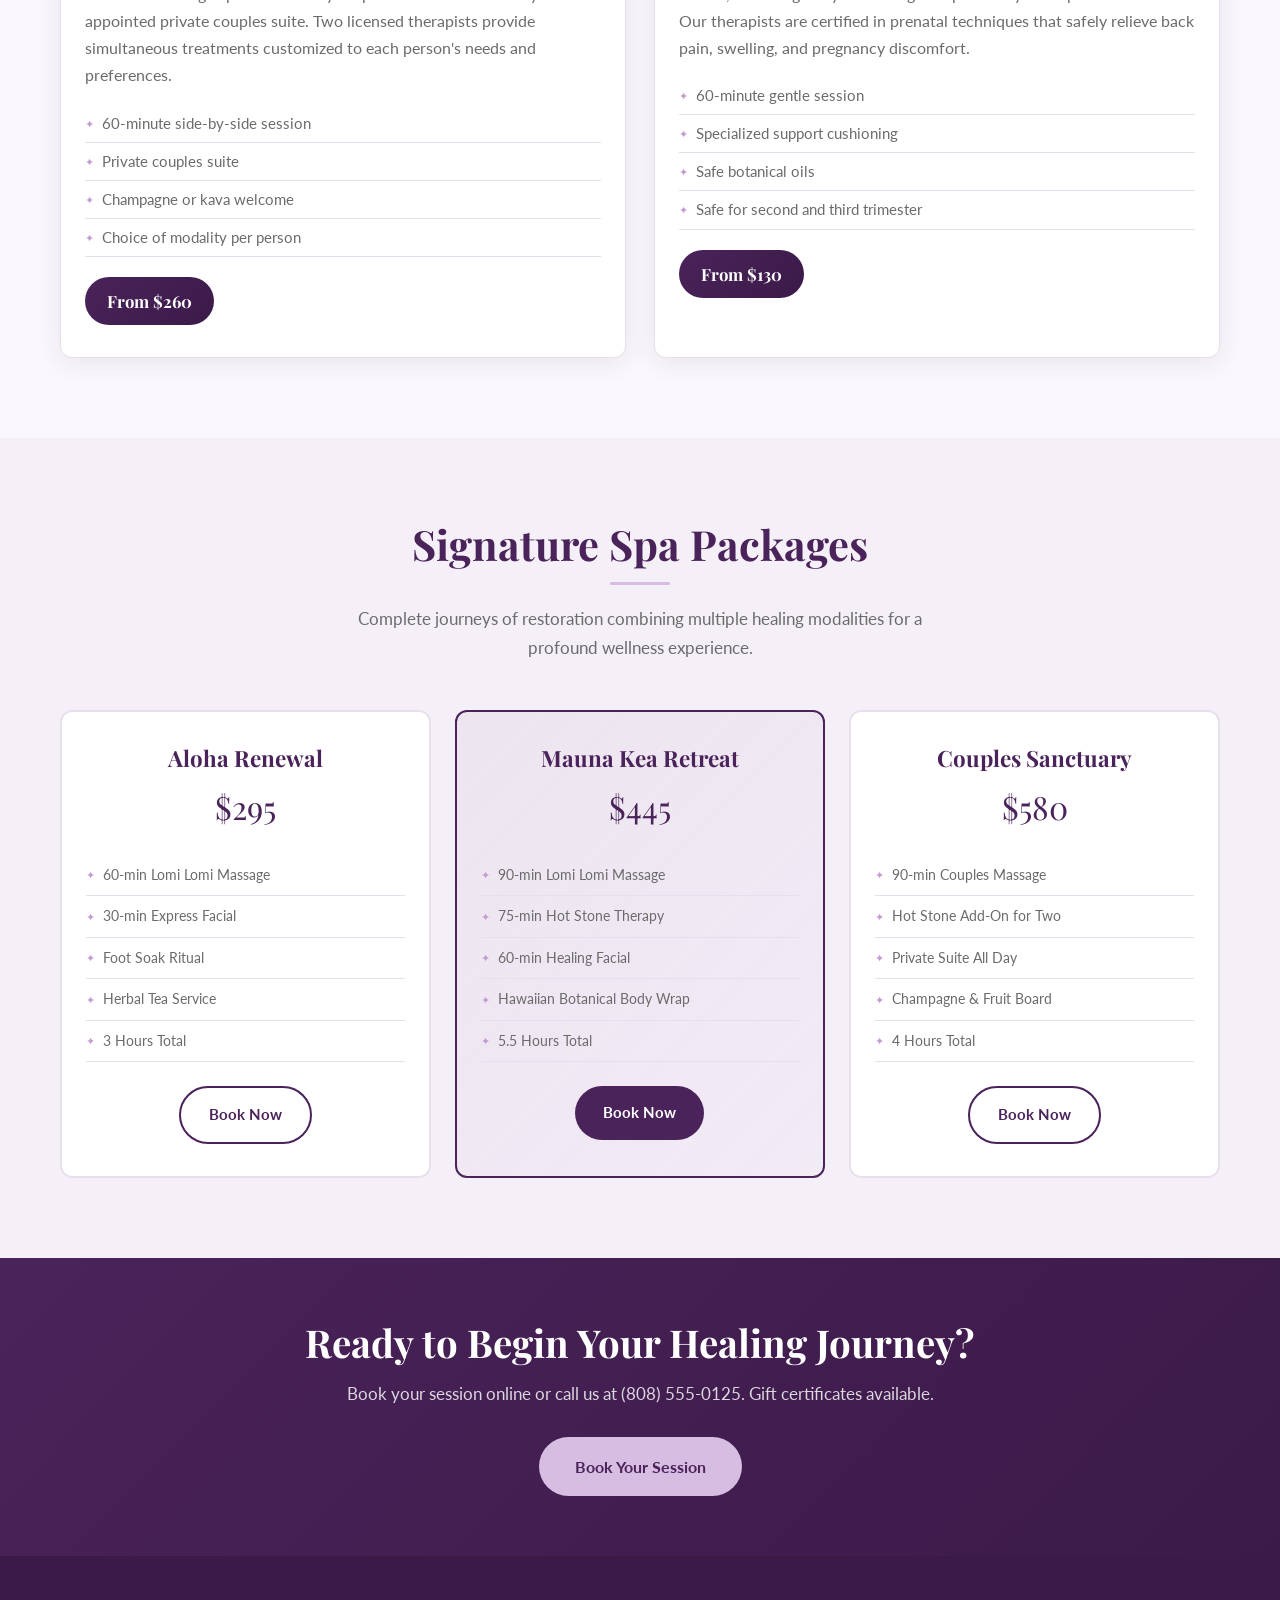
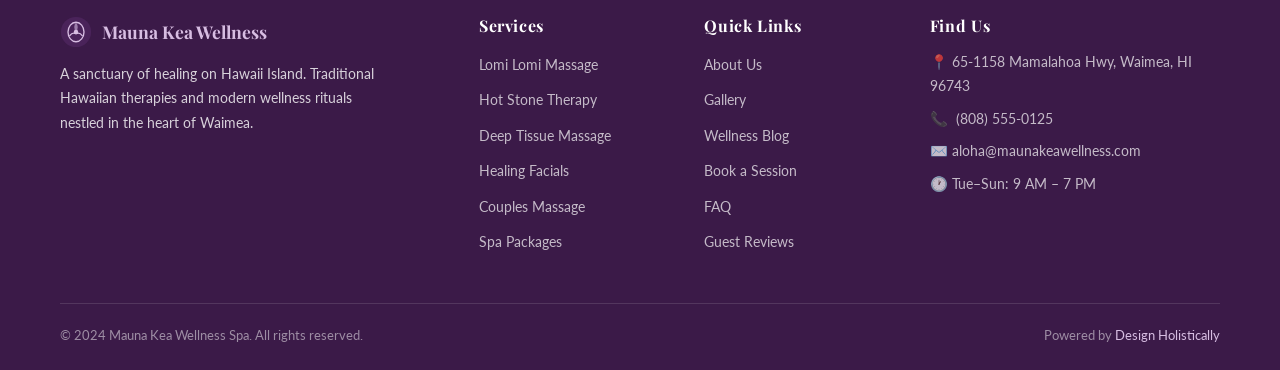
<file: services.html>
<!DOCTYPE html>
<html lang="en">
<head>
  <meta charset="UTF-8"/>
  <meta name="viewport" content="width=device-width, initial-scale=1.0"/>
  <title>Services & Pricing | Mauna Kea Wellness Spa — Waimea, Hawaii</title>
  <meta name="description" content="Explore lomi lomi massage, hot stone therapy, deep tissue, facials, couples massage, and spa packages at Mauna Kea Wellness Spa in Waimea, Hawaii."/>
  <meta property="og:title" content="Services & Pricing | Mauna Kea Wellness Spa"/>
  <meta property="og:description" content="Explore lomi lomi massage, hot stone therapy, deep tissue, facials, couples massage, and spa packages at Mauna Kea Wellness Spa in Waimea, Hawaii."/>
  <meta property="og:image" content="images/hero.png"/>
  <meta property="og:type" content="website"/>
  <link rel="stylesheet" href="css/style.css"/>
  <script type="application/ld+json">
  {
    "@context":"https://schema.org",
    "@type":"DaySpa",
    "name":"Mauna Kea Wellness Spa",
    "description":"Traditional Hawaiian spa therapies and modern wellness rituals in Waimea, Hawaii Island.",
    "url":"https://maunakeawellness.com",
    "telephone":"(808) 555-0125",
    "address":{
      "@type":"PostalAddress",
      "streetAddress":"65-1158 Mamalahoa Hwy",
      "addressLocality":"Waimea",
      "addressRegion":"HI",
      "postalCode":"96743",
      "addressCountry":"US"
    },
    "openingHours":"Tu-Su 09:00-19:00",
    "priceRange":"$$–$$$",
    "image":"images/service-lomi-lomi.png"
  }
  </script>
  <link rel="icon" type="image/x-icon" href="images/favicon.ico">
  <link rel="icon" type="image/png" sizes="32x32" href="images/favicon-32x32.png">
  <link rel="icon" type="image/png" sizes="16x16" href="images/favicon-16x16.png">
  <link rel="apple-touch-icon" sizes="180x180" href="images/apple-touch-icon.png">
</head>
<body>
<header class="site-header">
  <div class="header-inner">
    <a href="index.html" class="logo" aria-label="Mauna Kea Wellness Spa">
      <svg width="36" height="36" viewBox="0 0 36 36" fill="none" aria-hidden="true">
        <circle cx="18" cy="18" r="17" fill="#4A235A"/>
        <ellipse cx="18" cy="18" rx="9" ry="11" fill="none" stroke="#D7BDE2" stroke-width="1.5"/>
        <path d="M18 7 Q22 13 18 18 Q14 13 18 7Z" fill="#D7BDE2" opacity="0.6"/>
        <path d="M11 22 Q14 18 18 20 Q22 18 25 22" stroke="#D7BDE2" stroke-width="1.5" fill="none" stroke-linecap="round"/>
        <circle cx="18" cy="18" r="2.5" fill="#D7BDE2"/>
      </svg>
      <span>Mauna Kea Wellness</span>
    </a>
    <nav class="nav-desktop" aria-label="Main navigation">
      <a href="index.html" class="">Home</a>
<a href="services.html" class="active">Services</a>
<a href="about.html" class="">About</a>
<a href="gallery.html" class="">Gallery</a>
<a href="blog.html" class="">Blog</a>
<a href="booking.html" class="">Book a Spa Day</a>
<a href="faq.html" class="">FAQ</a>
<a href="reviews.html" class="">Reviews</a>
    </nav>
    <div class="header-actions">
      <a href="booking.html" class="btn-book-header">Book Now</a>
      <button class="dark-toggle" id="darkToggle" aria-label="Toggle dark mode">🌙</button>
      <button class="hamburger" id="hamburger" aria-label="Open menu" aria-expanded="false">
        <span></span><span></span><span></span>
      </button>
    </div>
  </div>
  <nav class="mobile-menu" id="mobileMenu" aria-label="Mobile navigation">
    <a href="index.html" class="">Home</a>
<a href="services.html" class="active">Services</a>
<a href="about.html" class="">About</a>
<a href="gallery.html" class="">Gallery</a>
<a href="blog.html" class="">Blog</a>
<a href="booking.html" class="">Book a Spa Day</a>
<a href="faq.html" class="">FAQ</a>
<a href="reviews.html" class="">Reviews</a>
  </nav>
</header>
<main>
  <div class="page-hero">
    <div class="container">
      <div class="breadcrumb"><a href="index.html">Home</a><span>/</span><span>Services</span></div>
      <h1>Our Healing Services</h1>
      <p>Each treatment honors the wisdom of traditional Hawaiian healing arts, blended with contemporary therapeutic excellence.</p>
    </div>
  </div>

  <section class="section">
    <div class="container">
      <div class="section-header fade-up">
        <h2>Individual Treatments</h2>
        <div class="divider"></div>
      </div>
      <div class="services-page-grid">
        <div class="service-page-card fade-up">
          <h3>🌺 Lomi Lomi Massage</h3>
          <p>Hawaii's sacred healing massage uses long, flowing strokes that work with breath and prayer to release physical, emotional, and spiritual tension. This is whole-body healing at its purest.</p>
          <ul class="service-includes">
            <li>60-minute session</li>
            <li>90-minute session</li>
            <li>Warm coconut oil and botanicals</li>
            <li>Intention-setting ceremony</li>
          </ul>
          <span class="price-tag">From $145</span>
        </div>
        <div class="service-page-card fade-up">
          <h3>🪨 Hot Stone Therapy</h3>
          <p>Smooth volcanic basalt stones sourced from Hawaii Island's lava fields are heated and placed strategically along energy meridians. The penetrating warmth dissolves deep muscular tension and grounds the nervous system.</p>
          <ul class="service-includes">
            <li>75-minute signature session</li>
            <li>Hawaiian volcanic basalt stones</li>
            <li>Aromatherapy enhancement</li>
            <li>Post-treatment herbal tea</li>
          </ul>
          <span class="price-tag">From $165</span>
        </div>
        <div class="service-page-card fade-up">
          <h3>💆 Deep Tissue Massage</h3>
          <p>Focused, sustained pressure addresses chronic muscle tension, injury recovery, and structural imbalances. Ideal for athletes, active professionals, and those managing chronic pain.</p>
          <ul class="service-includes">
            <li>60-minute session</li>
            <li>90-minute session</li>
            <li>Targeted problem area focus</li>
            <li>Post-session stretch guidance</li>
          </ul>
          <span class="price-tag">From $135</span>
        </div>
        <div class="service-page-card fade-up">
          <h3>✨ Healing Facial</h3>
          <p>We harness the power of native Hawaiian botanicals — noni, kukui nut oil, and macadamia — alongside European techniques to deeply cleanse, restore, and illuminate your natural radiance.</p>
          <ul class="service-includes">
            <li>60-minute radiance facial</li>
            <li>Native botanical ingredients</li>
            <li>Enzyme exfoliation</li>
            <li>Jade roller and gua sha</li>
          </ul>
          <span class="price-tag">From $120</span>
        </div>
        <div class="service-page-card fade-up">
          <h3>💑 Couples Massage</h3>
          <p>Share the healing experience with your partner in our beautifully appointed private couples suite. Two licensed therapists provide simultaneous treatments customized to each person's needs and preferences.</p>
          <ul class="service-includes">
            <li>60-minute side-by-side session</li>
            <li>Private couples suite</li>
            <li>Champagne or kava welcome</li>
            <li>Choice of modality per person</li>
          </ul>
          <span class="price-tag">From $260</span>
        </div>
        <div class="service-page-card fade-up">
          <h3>🌿 Prenatal Massage</h3>
          <p>Gentle, nurturing bodywork designed specifically for expectant mothers. Our therapists are certified in prenatal techniques that safely relieve back pain, swelling, and pregnancy discomfort.</p>
          <ul class="service-includes">
            <li>60-minute gentle session</li>
            <li>Specialized support cushioning</li>
            <li>Safe botanical oils</li>
            <li>Safe for second and third trimester</li>
          </ul>
          <span class="price-tag">From $130</span>
        </div>
      </div>
    </div>
  </section>

  <section class="section section-alt">
    <div class="container">
      <div class="section-header fade-up">
        <h2>Signature Spa Packages</h2>
        <div class="divider"></div>
        <p>Complete journeys of restoration combining multiple healing modalities for a profound wellness experience.</p>
      </div>
      <div class="package-grid">
        <div class="package-card fade-up">
          <h3>Aloha Renewal</h3>
          <div class="package-price">$295</div>
          <ul>
            <li>60-min Lomi Lomi Massage</li>
            <li>30-min Express Facial</li>
            <li>Foot Soak Ritual</li>
            <li>Herbal Tea Service</li>
            <li>3 Hours Total</li>
          </ul>
          <a href="booking.html" class="btn-outline">Book Now</a>
        </div>
        <div class="package-card featured fade-up">
          <h3>Mauna Kea Retreat</h3>
          <div class="package-price">$445</div>
          <ul>
            <li>90-min Lomi Lomi Massage</li>
            <li>75-min Hot Stone Therapy</li>
            <li>60-min Healing Facial</li>
            <li>Hawaiian Botanical Body Wrap</li>
            <li>5.5 Hours Total</li>
          </ul>
          <a href="booking.html" class="btn-primary">Book Now</a>
        </div>
        <div class="package-card fade-up">
          <h3>Couples Sanctuary</h3>
          <div class="package-price">$580</div>
          <ul>
            <li>90-min Couples Massage</li>
            <li>Hot Stone Add-On for Two</li>
            <li>Private Suite All Day</li>
            <li>Champagne & Fruit Board</li>
            <li>4 Hours Total</li>
          </ul>
          <a href="booking.html" class="btn-outline">Book Now</a>
        </div>
      </div>
    </div>
  </section>

  <section class="cta-banner">
    <div class="container">
      <h2>Ready to Begin Your Healing Journey?</h2>
      <p>Book your session online or call us at (808) 555-0125. Gift certificates available.</p>
      <a href="booking.html" class="btn-accent">Book Your Session</a>
    </div>
  </section>
</main>

<footer class="site-footer">
  <div class="container">
    <div class="footer-grid">
      <div class="footer-brand">
        <div class="logo">
          <svg width="32" height="32" viewBox="0 0 36 36" fill="none" aria-label="Mauna Kea Wellness Spa logo">
            <circle cx="18" cy="18" r="17" fill="#4A235A"/>
            <ellipse cx="18" cy="18" rx="9" ry="11" fill="none" stroke="#D7BDE2" stroke-width="1.5"/>
            <path d="M18 7 Q22 13 18 18 Q14 13 18 7Z" fill="#D7BDE2" opacity="0.6"/>
            <path d="M11 22 Q14 18 18 20 Q22 18 25 22" stroke="#D7BDE2" stroke-width="1.5" fill="none" stroke-linecap="round"/>
            <circle cx="18" cy="18" r="2.5" fill="#D7BDE2"/>
          </svg>
          <span>Mauna Kea Wellness</span>
        </div>
        <p>A sanctuary of healing on Hawaii Island. Traditional Hawaiian therapies and modern wellness rituals nestled in the heart of Waimea.</p>
      </div>
      <div class="footer-col">
        <h4>Services</h4>
        <ul>
          <li><a href="services.html">Lomi Lomi Massage</a></li>
          <li><a href="services.html">Hot Stone Therapy</a></li>
          <li><a href="services.html">Deep Tissue Massage</a></li>
          <li><a href="services.html">Healing Facials</a></li>
          <li><a href="services.html">Couples Massage</a></li>
          <li><a href="services.html">Spa Packages</a></li>
        </ul>
      </div>
      <div class="footer-col">
        <h4>Quick Links</h4>
        <ul>
          <li><a href="about.html">About Us</a></li>
          <li><a href="gallery.html">Gallery</a></li>
          <li><a href="blog.html">Wellness Blog</a></li>
          <li><a href="booking.html">Book a Session</a></li>
          <li><a href="faq.html">FAQ</a></li>
          <li><a href="reviews.html">Guest Reviews</a></li>
        </ul>
      </div>
      <div class="footer-col">
        <h4>Find Us</h4>
        <ul class="footer-contact">
          <li>📍 65-1158 Mamalahoa Hwy, Waimea, HI 96743</li>
          <li>📞 <a href="tel:+18085550125" style="color:rgba(255,255,255,0.7)">(808) 555-0125</a></li>
          <li>✉️ aloha@maunakeawellness.com</li>
          <li>🕐 Tue–Sun: 9 AM – 7 PM</li>
        </ul>
      </div>
    </div>
    <div class="footer-bottom">
      <span>© 2024 Mauna Kea Wellness Spa. All rights reserved.</span>
      <span>Powered by <a href="https://designholistically.com" target="_blank" rel="noopener">Design Holistically</a></span>
    </div>
  </div>
</footer>
<button id="backToTop" aria-label="Back to top">↑</button>
<script src="js/main.js"></script>
</file>
<file: css/style.css>
@import url('https://fonts.googleapis.com/css2?family=Playfair+Display:ital,wght@0,400;0,700;1,400&family=Lato:wght@300;400;700&display=swap');

:root {
  --primary: #4A235A;
  --primary-dark: #3B1A48;
  --accent: #D7BDE2;
  --accent-dark: #C39BD3;
  --bg: #FAF8FC;
  --surface: #FFFFFF;
  --surface-alt: #F5F0F8;
  --text: #1C1C1C;
  --text-muted: #6B6B6B;
  --border: #E8DFEE;
  --shadow: 0 4px 24px rgba(74,35,90,0.10);
  --radius: 12px;
  --transition: 0.3s ease;
}
[data-theme="dark"] {
  --bg: #1A0F22;
  --surface: #2A1A35;
  --surface-alt: #231628;
  --text: #F0E8F8;
  --text-muted: #B09DC0;
  --border: #4A2E5C;
  --shadow: 0 4px 24px rgba(0,0,0,0.4);
}
*, *::before, *::after { box-sizing: border-box; margin: 0; padding: 0; }
html { scroll-behavior: smooth; }
body { font-family: 'Lato', sans-serif; background: var(--bg); color: var(--text); line-height: 1.7; transition: background var(--transition), color var(--transition); }
h1, h2, h3, h4 { font-family: 'Playfair Display', serif; line-height: 1.25; }
a { color: var(--primary); text-decoration: none; transition: color var(--transition); }
a:hover { color: var(--accent-dark); }
img { max-width: 100%; height: auto; display: block; }
ul { list-style: none; }
.container { width: 100%; max-width: 1200px; margin: 0 auto; padding: 0 20px; }

/* Header */
.site-header { position: sticky; top: 0; z-index: 100; background: rgba(250,248,252,0.85); backdrop-filter: blur(12px); border-bottom: 1px solid var(--border); transition: background var(--transition); }
[data-theme="dark"] .site-header { background: rgba(26,15,34,0.85); }
.header-inner { display: flex; align-items: center; justify-content: space-between; padding: 14px 20px; gap: 16px; }
.logo { display: flex; align-items: center; gap: 10px; font-family: 'Playfair Display', serif; font-size: 1.1rem; color: var(--primary); font-weight: 700; }
[data-theme="dark"] .logo { color: var(--accent); }
.logo svg { flex-shrink: 0; }
.nav-desktop { display: none; gap: 24px; align-items: center; }
.nav-desktop a { font-size: 0.9rem; font-weight: 600; color: var(--text-muted); letter-spacing: 0.04em; text-transform: uppercase; transition: color var(--transition); }
.nav-desktop a:hover, .nav-desktop a.active { color: var(--primary); }
.header-actions { display: flex; align-items: center; gap: 12px; }
.btn-book-header { background: var(--primary); color: #fff; padding: 10px 18px; border-radius: 50px; font-size: 0.85rem; font-weight: 700; border: none; cursor: pointer; white-space: nowrap; transition: background var(--transition); }
.btn-book-header:hover { background: var(--primary-dark); color: #fff; }
.dark-toggle { background: none; border: none; cursor: pointer; color: var(--text); font-size: 1.2rem; padding: 8px; border-radius: 8px; display: flex; align-items: center; justify-content: center; min-width: 44px; min-height: 44px; transition: color var(--transition); }
.dark-toggle:hover { color: var(--primary); }
.hamburger { display: flex; flex-direction: column; gap: 5px; background: none; border: none; cursor: pointer; padding: 10px; min-width: 44px; min-height: 44px; justify-content: center; }
.hamburger span { width: 22px; height: 2px; background: var(--text); border-radius: 2px; transition: all var(--transition); display: block; }
.hamburger.open span:nth-child(1) { transform: translateY(7px) rotate(45deg); }
.hamburger.open span:nth-child(2) { opacity: 0; }
.hamburger.open span:nth-child(3) { transform: translateY(-7px) rotate(-45deg); }
.mobile-menu { display: none; flex-direction: column; background: var(--surface); border-top: 1px solid var(--border); padding: 16px 20px; gap: 4px; }
.mobile-menu.open { display: flex; }
.mobile-menu a { padding: 12px 0; font-size: 1rem; font-weight: 600; color: var(--text-muted); border-bottom: 1px solid var(--border); text-transform: uppercase; letter-spacing: 0.04em; font-size: 0.9rem; }
.mobile-menu a:last-child { border-bottom: none; }

/* Buttons */
.btn-primary { display: inline-block; background: var(--primary); color: #fff; padding: 14px 28px; border-radius: 50px; font-weight: 700; font-size: 0.95rem; border: none; cursor: pointer; transition: background var(--transition), transform var(--transition); min-height: 44px; }
.btn-primary:hover { background: var(--primary-dark); transform: translateY(-2px); color: #fff; }
.btn-outline { display: inline-block; background: transparent; color: var(--primary); padding: 14px 28px; border-radius: 50px; font-weight: 700; font-size: 0.95rem; border: 2px solid var(--primary); cursor: pointer; transition: all var(--transition); min-height: 44px; }
.btn-outline:hover { background: var(--primary); color: #fff; }
.btn-accent { display: inline-block; background: var(--accent); color: var(--primary); padding: 14px 28px; border-radius: 50px; font-weight: 700; font-size: 0.95rem; border: none; cursor: pointer; transition: background var(--transition), transform var(--transition); min-height: 44px; }
.btn-accent:hover { background: var(--accent-dark); transform: translateY(-2px); }

/* Hero */
.hero { position: relative; min-height: 90vh; display: flex; align-items: center; overflow: hidden; }
.hero-bg { position: absolute; inset: 0; z-index: 0; }
.hero-bg img { width: 100%; height: 100%; object-fit: cover; }
.hero-bg::after { content: ''; position: absolute; inset: 0; background: linear-gradient(135deg, rgba(74,35,90,0.82) 0%, rgba(74,35,90,0.5) 100%); }
.hero-content { position: relative; z-index: 1; padding: 80px 20px; max-width: 600px; margin: 0 auto; text-align: center; }
.hero-eyebrow { display: inline-block; background: rgba(215,189,226,0.25); border: 1px solid rgba(215,189,226,0.5); color: var(--accent); padding: 6px 18px; border-radius: 50px; font-size: 0.8rem; letter-spacing: 0.12em; text-transform: uppercase; margin-bottom: 20px; }
.hero-content h1 { font-size: clamp(2.2rem, 6vw, 4rem); color: #fff; margin-bottom: 20px; font-style: italic; }
.hero-content p { font-size: 1.1rem; color: rgba(255,255,255,0.85); margin-bottom: 32px; font-weight: 300; }
.hero-actions { display: flex; gap: 16px; justify-content: center; flex-wrap: wrap; }

/* Section headings */
.section { padding: 80px 0; }
.section-alt { background: var(--surface-alt); }
.section-header { text-align: center; margin-bottom: 48px; }
.section-header h2 { font-size: clamp(1.8rem, 4vw, 2.6rem); color: var(--primary); margin-bottom: 12px; }
[data-theme="dark"] .section-header h2 { color: var(--accent); }
.section-header p { color: var(--text-muted); max-width: 600px; margin: 0 auto; font-size: 1.05rem; }
.divider { width: 60px; height: 3px; background: var(--accent); margin: 12px auto 20px; border-radius: 2px; }

/* Services */
.services-grid { display: grid; grid-template-columns: 1fr; gap: 24px; }
.service-card { background: var(--surface); border-radius: var(--radius); padding: 28px 24px; border: 1px solid var(--border); text-align: center; box-shadow: var(--shadow); transition: transform var(--transition), box-shadow var(--transition); }
.service-card:hover { transform: translateY(-4px); box-shadow: 0 12px 40px rgba(74,35,90,0.18); }
.service-icon { font-size: 2.5rem; margin-bottom: 16px; }
.service-card h3 { font-size: 1.2rem; color: var(--primary); margin-bottom: 10px; }
[data-theme="dark"] .service-card h3 { color: var(--accent); }
.service-card p { color: var(--text-muted); font-size: 0.95rem; margin-bottom: 14px; }
.service-price { font-size: 1.1rem; font-weight: 700; color: var(--primary); font-family: 'Playfair Display', serif; }

/* Stats */
.stats-row { display: grid; grid-template-columns: repeat(2, 1fr); gap: 20px; margin-top: 40px; }
.stat-box { background: var(--surface); border-radius: var(--radius); padding: 24px 16px; text-align: center; border: 1px solid var(--border); }
.stat-number { font-family: 'Playfair Display', serif; font-size: 2.2rem; color: var(--primary); font-weight: 700; }
[data-theme="dark"] .stat-number { color: var(--accent); }
.stat-label { font-size: 0.85rem; color: var(--text-muted); margin-top: 4px; }

/* Testimonials */
.testimonials-grid { display: grid; grid-template-columns: 1fr; gap: 24px; }
.testimonial-card { background: var(--surface); border-radius: var(--radius); padding: 28px 24px; border: 1px solid var(--border); box-shadow: var(--shadow); }
.stars { color: #C39BD3; font-size: 1.2rem; margin-bottom: 14px; letter-spacing: 2px; }
.testimonial-text { color: var(--text-muted); font-style: italic; margin-bottom: 20px; font-size: 0.97rem; line-height: 1.7; }
.testimonial-author { display: flex; align-items: center; gap: 14px; }
.testimonial-author img { width: 48px; height: 48px; border-radius: 50%; object-fit: cover; border: 2px solid var(--accent); }
.author-info strong { display: block; font-weight: 700; color: var(--text); font-size: 0.95rem; }
.author-info span { color: var(--text-muted); font-size: 0.82rem; }

/* CTA Banner */
.cta-banner { background: linear-gradient(135deg, var(--primary), var(--primary-dark)); padding: 60px 20px; text-align: center; }
.cta-banner h2 { font-size: clamp(1.6rem, 4vw, 2.4rem); color: #fff; margin-bottom: 14px; }
.cta-banner p { color: rgba(255,255,255,0.82); margin-bottom: 28px; font-size: 1.05rem; }
.cta-banner .btn-accent { font-size: 1rem; padding: 16px 36px; }

/* Blog Cards */
.blog-grid { display: grid; grid-template-columns: 1fr; gap: 28px; }
.blog-card { background: var(--surface); border-radius: var(--radius); overflow: hidden; border: 1px solid var(--border); box-shadow: var(--shadow); transition: transform var(--transition); }
.blog-card:hover { transform: translateY(-4px); }
.blog-card img { width: 100%; height: 200px; object-fit: cover; }
.blog-card-body { padding: 20px; }
.blog-tag { display: inline-block; background: rgba(215,189,226,0.2); color: var(--primary); padding: 4px 12px; border-radius: 50px; font-size: 0.78rem; font-weight: 700; text-transform: uppercase; letter-spacing: 0.06em; margin-bottom: 10px; }
[data-theme="dark"] .blog-tag { color: var(--accent); }
.blog-card h3 { font-size: 1.1rem; color: var(--text); margin-bottom: 10px; line-height: 1.4; }
.blog-card p { color: var(--text-muted); font-size: 0.92rem; margin-bottom: 16px; }
.blog-card a.read-more { font-size: 0.88rem; font-weight: 700; color: var(--primary); letter-spacing: 0.04em; }
[data-theme="dark"] .blog-card a.read-more { color: var(--accent); }

/* Gallery */
.gallery-grid { display: grid; grid-template-columns: repeat(2, 1fr); gap: 12px; }
.gallery-item { border-radius: var(--radius); overflow: hidden; aspect-ratio: 1; }
.gallery-item img { width: 100%; height: 100%; object-fit: cover; transition: transform 0.5s ease; }
.gallery-item:hover img { transform: scale(1.05); }

/* Page Hero */
.page-hero { background: linear-gradient(135deg, var(--primary) 0%, var(--primary-dark) 100%); padding: 80px 20px 60px; text-align: center; }
.page-hero h1 { font-size: clamp(2rem, 5vw, 3.2rem); color: #fff; margin-bottom: 14px; font-style: italic; }
.page-hero p { color: rgba(255,255,255,0.82); font-size: 1.05rem; max-width: 600px; margin: 0 auto; }
.breadcrumb { display: flex; justify-content: center; gap: 8px; margin-bottom: 16px; font-size: 0.82rem; }
.breadcrumb a { color: var(--accent); }
.breadcrumb span { color: rgba(255,255,255,0.5); }

/* Blog Post */
.blog-post-layout { display: grid; grid-template-columns: 1fr; gap: 40px; padding: 60px 0; }
.blog-post-content { background: var(--surface); border-radius: var(--radius); padding: 32px 24px; border: 1px solid var(--border); }
.blog-post-content h1 { font-size: clamp(1.8rem, 4vw, 2.6rem); color: var(--primary); margin-bottom: 16px; line-height: 1.3; }
[data-theme="dark"] .blog-post-content h1 { color: var(--accent); }
.blog-post-meta { display: flex; gap: 16px; flex-wrap: wrap; margin-bottom: 24px; padding-bottom: 24px; border-bottom: 1px solid var(--border); }
.blog-post-meta span { font-size: 0.85rem; color: var(--text-muted); }
.blog-post-content h2 { font-size: 1.4rem; color: var(--primary); margin: 28px 0 12px; }
[data-theme="dark"] .blog-post-content h2 { color: var(--accent); }
.blog-post-content p { color: var(--text-muted); margin-bottom: 18px; line-height: 1.8; }
.blog-post-content ul { padding-left: 20px; list-style: disc; margin-bottom: 18px; }
.blog-post-content ul li { color: var(--text-muted); margin-bottom: 8px; line-height: 1.7; }
.blog-sidebar { display: flex; flex-direction: column; gap: 24px; }
.sidebar-widget { background: var(--surface); border-radius: var(--radius); padding: 24px; border: 1px solid var(--border); }
.sidebar-widget h3 { font-size: 1.1rem; color: var(--primary); margin-bottom: 16px; padding-bottom: 10px; border-bottom: 1px solid var(--border); }
[data-theme="dark"] .sidebar-widget h3 { color: var(--accent); }
.recent-post-item { display: flex; gap: 12px; margin-bottom: 16px; padding-bottom: 16px; border-bottom: 1px solid var(--border); }
.recent-post-item:last-child { border-bottom: none; margin-bottom: 0; padding-bottom: 0; }
.recent-post-item img { width: 60px; height: 60px; border-radius: 8px; object-fit: cover; flex-shrink: 0; }
.recent-post-item a { font-size: 0.88rem; font-weight: 600; color: var(--text); line-height: 1.4; }
.tag-cloud { display: flex; flex-wrap: wrap; gap: 8px; }
.tag-cloud a { background: var(--surface-alt); color: var(--text-muted); padding: 6px 14px; border-radius: 50px; font-size: 0.82rem; border: 1px solid var(--border); transition: all var(--transition); }
.tag-cloud a:hover { background: var(--primary); color: #fff; }

/* Booking Form */
.booking-section { padding: 60px 0; }
.booking-container { max-width: 720px; margin: 0 auto; }
.step-indicators { display: flex; gap: 0; margin-bottom: 40px; }
.step-indicator { flex: 1; text-align: center; padding: 12px 8px; font-size: 0.8rem; font-weight: 700; color: var(--text-muted); border-bottom: 3px solid var(--border); transition: all var(--transition); text-transform: uppercase; letter-spacing: 0.04em; }
.step-indicator.active { color: var(--primary); border-bottom-color: var(--primary); }
.step-indicator.done { color: var(--accent-dark); border-bottom-color: var(--accent-dark); }
.form-step { display: none; }
.form-step.active { display: block; }
.form-card { background: var(--surface); border-radius: var(--radius); padding: 32px 24px; border: 1px solid var(--border); box-shadow: var(--shadow); }
.form-card h2 { font-size: 1.5rem; color: var(--primary); margin-bottom: 24px; }
[data-theme="dark"] .form-card h2 { color: var(--accent); }
.service-options { display: grid; grid-template-columns: 1fr 1fr; gap: 14px; margin-bottom: 28px; }
.service-option { padding: 16px 12px; border: 2px solid var(--border); border-radius: var(--radius); cursor: pointer; text-align: center; transition: all var(--transition); background: var(--bg); }
.service-option:hover, .service-option.selected { border-color: var(--primary); background: rgba(74,35,90,0.06); }
.service-option h4 { font-size: 0.95rem; color: var(--text); margin-bottom: 4px; }
.service-option p { font-size: 0.82rem; color: var(--text-muted); }
.form-group { margin-bottom: 20px; }
.form-group label { display: block; font-size: 0.88rem; font-weight: 700; color: var(--text-muted); margin-bottom: 6px; text-transform: uppercase; letter-spacing: 0.04em; }
.form-group input, .form-group select, .form-group textarea { width: 100%; padding: 14px 16px; border: 1px solid var(--border); border-radius: 8px; font-size: 0.95rem; background: var(--bg); color: var(--text); font-family: inherit; transition: border-color var(--transition); min-height: 44px; }
.form-group input:focus, .form-group select:focus, .form-group textarea:focus { outline: none; border-color: var(--primary); }
.form-group textarea { min-height: 100px; resize: vertical; }
.time-slots { display: grid; grid-template-columns: repeat(3, 1fr); gap: 10px; margin-bottom: 24px; }
.time-slot { padding: 10px; border: 2px solid var(--border); border-radius: 8px; text-align: center; cursor: pointer; font-size: 0.85rem; transition: all var(--transition); background: var(--bg); color: var(--text); }
.time-slot:hover, .time-slot.selected { border-color: var(--primary); background: rgba(74,35,90,0.06); color: var(--primary); }
.form-nav { display: flex; gap: 14px; justify-content: space-between; margin-top: 28px; flex-wrap: wrap; }
.confirmation-box { background: rgba(215,189,226,0.15); border: 1px solid var(--accent); border-radius: var(--radius); padding: 32px 24px; text-align: center; }
.confirmation-box h3 { font-size: 1.5rem; color: var(--primary); margin-bottom: 12px; }
[data-theme="dark"] .confirmation-box h3 { color: var(--accent); }
.confirmation-box p { color: var(--text-muted); margin-bottom: 20px; }

/* FAQ */
.faq-list { max-width: 800px; margin: 0 auto; }
.faq-item { border: 1px solid var(--border); border-radius: var(--radius); margin-bottom: 12px; overflow: hidden; background: var(--surface); }
.faq-question { display: flex; justify-content: space-between; align-items: center; padding: 20px 24px; cursor: pointer; font-weight: 700; color: var(--text); font-size: 1rem; min-height: 60px; transition: background var(--transition); font-family: 'Playfair Display', serif; }
.faq-question:hover { background: var(--surface-alt); }
.faq-icon { font-size: 1.4rem; color: var(--primary); flex-shrink: 0; transition: transform var(--transition); }
.faq-answer { display: none; padding: 0 24px 20px; color: var(--text-muted); line-height: 1.7; font-size: 0.97rem; }
.faq-item.open .faq-answer { display: block; }
.faq-item.open .faq-icon { transform: rotate(45deg); }

/* Reviews */
.reviews-grid { display: grid; grid-template-columns: 1fr; gap: 24px; }
.review-card { background: var(--surface); border-radius: var(--radius); padding: 28px 24px; border: 1px solid var(--border); box-shadow: var(--shadow); }
.review-header { display: flex; align-items: center; gap: 16px; margin-bottom: 16px; }
.review-avatar { width: 56px; height: 56px; border-radius: 50%; object-fit: cover; border: 2px solid var(--accent); }
.review-meta strong { display: block; font-weight: 700; font-size: 1rem; color: var(--text); }
.review-meta span { font-size: 0.82rem; color: var(--text-muted); }
.review-stars { color: #C39BD3; font-size: 1.1rem; letter-spacing: 2px; margin-bottom: 4px; }
.review-text { color: var(--text-muted); font-style: italic; line-height: 1.7; font-size: 0.97rem; }
.review-service { display: inline-block; margin-top: 12px; background: rgba(215,189,226,0.2); color: var(--primary); padding: 4px 12px; border-radius: 50px; font-size: 0.78rem; font-weight: 700; }
[data-theme="dark"] .review-service { color: var(--accent); }

/* Admin */
.admin-page { min-height: 100vh; background: var(--bg); }
#adminLogin { display: flex; align-items: center; justify-content: center; min-height: 80vh; padding: 40px 20px; }
.login-card { background: var(--surface); border-radius: var(--radius); padding: 40px 32px; max-width: 400px; width: 100%; border: 1px solid var(--border); box-shadow: var(--shadow); text-align: center; }
.login-card h2 { font-size: 1.8rem; color: var(--primary); margin-bottom: 8px; }
[data-theme="dark"] .login-card h2 { color: var(--accent); }
.login-card p { color: var(--text-muted); margin-bottom: 28px; font-size: 0.9rem; }
#adminPanel { display: none; padding: 24px 20px; }
.admin-header-bar { display: flex; align-items: center; justify-content: space-between; margin-bottom: 28px; flex-wrap: wrap; gap: 12px; }
.admin-header-bar h1 { font-size: 1.6rem; color: var(--primary); }
[data-theme="dark"] .admin-header-bar h1 { color: var(--accent); }
.admin-stats { display: grid; grid-template-columns: repeat(2, 1fr); gap: 16px; margin-bottom: 28px; }
.admin-stat { background: var(--surface); border-radius: var(--radius); padding: 20px 16px; border: 1px solid var(--border); text-align: center; }
.admin-stat .number { font-family: 'Playfair Display', serif; font-size: 2rem; font-weight: 700; color: var(--primary); }
[data-theme="dark"] .admin-stat .number { color: var(--accent); }
.admin-stat .label { font-size: 0.8rem; color: var(--text-muted); margin-top: 4px; }
.admin-table-wrap { background: var(--surface); border-radius: var(--radius); border: 1px solid var(--border); overflow: hidden; margin-bottom: 28px; }
.admin-table-wrap h2 { padding: 18px 20px; font-size: 1.2rem; color: var(--primary); border-bottom: 1px solid var(--border); }
[data-theme="dark"] .admin-table-wrap h2 { color: var(--accent); }
.admin-table { width: 100%; border-collapse: collapse; font-size: 0.88rem; }
.admin-table th { background: var(--surface-alt); padding: 12px 16px; text-align: left; font-weight: 700; color: var(--text-muted); font-size: 0.8rem; text-transform: uppercase; letter-spacing: 0.04em; }
.admin-table td { padding: 14px 16px; border-top: 1px solid var(--border); color: var(--text); }
.badge { display: inline-block; padding: 4px 10px; border-radius: 50px; font-size: 0.76rem; font-weight: 700; }
.badge-confirmed { background: rgba(74,35,90,0.12); color: var(--primary); }
.badge-pending { background: rgba(215,189,226,0.3); color: #7B4F8C; }
.badge-completed { background: rgba(26,188,156,0.12); color: #148F77; }
.admin-logout { background: var(--border); color: var(--text); padding: 10px 20px; border-radius: 8px; border: none; cursor: pointer; font-size: 0.9rem; font-weight: 600; transition: background var(--transition); }
.admin-logout:hover { background: var(--primary); color: #fff; }

/* About */
.about-grid { display: grid; grid-template-columns: 1fr; gap: 32px; }
.about-image { border-radius: var(--radius); overflow: hidden; }
.about-image img { width: 100%; height: 320px; object-fit: cover; }
.values-grid { display: grid; grid-template-columns: 1fr 1fr; gap: 20px; margin-top: 28px; }
.value-card { background: var(--surface); border-radius: var(--radius); padding: 24px 20px; border: 1px solid var(--border); text-align: center; }
.value-icon { font-size: 2rem; margin-bottom: 12px; }
.value-card h4 { font-size: 1.05rem; color: var(--primary); margin-bottom: 8px; }
[data-theme="dark"] .value-card h4 { color: var(--accent); }
.value-card p { font-size: 0.88rem; color: var(--text-muted); }
.team-grid { display: grid; grid-template-columns: 1fr 1fr; gap: 24px; margin-top: 40px; }
.team-card { background: var(--surface); border-radius: var(--radius); border: 1px solid var(--border); overflow: hidden; text-align: center; box-shadow: var(--shadow); }
.team-card img { width: 100%; height: 200px; object-fit: cover; }
.team-card-body { padding: 20px 16px; }
.team-card h3 { font-size: 1.1rem; color: var(--primary); margin-bottom: 4px; }
[data-theme="dark"] .team-card h3 { color: var(--accent); }
.team-card .role { font-size: 0.85rem; color: var(--text-muted); font-style: italic; margin-bottom: 10px; }
.team-card p { font-size: 0.88rem; color: var(--text-muted); }

/* Services page */
.services-page-grid { display: grid; grid-template-columns: 1fr; gap: 28px; }
.service-page-card { background: var(--surface); border-radius: var(--radius); padding: 32px 24px; border: 1px solid var(--border); box-shadow: var(--shadow); }
.service-page-card h3 { font-size: 1.3rem; color: var(--primary); margin-bottom: 12px; font-style: italic; }
[data-theme="dark"] .service-page-card h3 { color: var(--accent); }
.service-page-card p { color: var(--text-muted); margin-bottom: 16px; line-height: 1.7; }
.service-includes { margin-bottom: 20px; }
.service-includes li { color: var(--text-muted); padding: 6px 0; border-bottom: 1px solid var(--border); font-size: 0.92rem; display: flex; align-items: center; gap: 8px; }
.service-includes li::before { content: '✦'; color: var(--accent-dark); font-size: 0.7rem; }
.price-tag { background: linear-gradient(135deg, var(--primary), var(--primary-dark)); color: #fff; display: inline-block; padding: 10px 22px; border-radius: 50px; font-weight: 700; font-size: 1.05rem; font-family: 'Playfair Display', serif; }
.package-grid { display: grid; grid-template-columns: 1fr; gap: 24px; margin-top: 48px; }
.package-card { background: var(--surface); border-radius: var(--radius); padding: 32px 24px; border: 2px solid var(--border); text-align: center; transition: all var(--transition); }
.package-card.featured { border-color: var(--primary); background: linear-gradient(135deg, rgba(74,35,90,0.05), rgba(215,189,226,0.1)); }
.package-card h3 { font-size: 1.4rem; color: var(--primary); margin-bottom: 8px; }
[data-theme="dark"] .package-card h3 { color: var(--accent); }
.package-price { font-size: 2rem; font-family: 'Playfair Display', serif; color: var(--primary); margin-bottom: 20px; }
[data-theme="dark"] .package-price { color: var(--accent); }
.package-card ul { text-align: left; margin-bottom: 24px; }
.package-card ul li { padding: 8px 0; border-bottom: 1px solid var(--border); font-size: 0.9rem; color: var(--text-muted); display: flex; gap: 8px; align-items: center; }
.package-card ul li::before { content: '✦'; color: var(--accent-dark); font-size: 0.7rem; flex-shrink: 0; }

/* Responsive */
@media (min-width: 768px) {
  .nav-desktop { display: flex; }
  .hamburger { display: none; }
  .mobile-menu { display: none !important; }
  .services-grid { grid-template-columns: repeat(2, 1fr); }
  .testimonials-grid { grid-template-columns: repeat(3, 1fr); }
  .blog-grid { grid-template-columns: repeat(2, 1fr); }
  .gallery-grid { grid-template-columns: repeat(3, 1fr); }
  .stats-row { grid-template-columns: repeat(4, 1fr); }
  .about-grid { grid-template-columns: 1fr 1fr; align-items: center; }
  .team-grid { grid-template-columns: repeat(4, 1fr); }
  .values-grid { grid-template-columns: repeat(4, 1fr); }
  .blog-post-layout { grid-template-columns: 2fr 1fr; }
  .services-page-grid { grid-template-columns: 1fr 1fr; }
  .package-grid { grid-template-columns: repeat(3, 1fr); }
  .reviews-grid { grid-template-columns: repeat(2, 1fr); }
  .admin-stats { grid-template-columns: repeat(4, 1fr); }
  .service-options { grid-template-columns: repeat(3, 1fr); }
}
@media (min-width: 1280px) {
  .services-grid { grid-template-columns: repeat(3, 1fr); }
  .gallery-grid { grid-template-columns: repeat(4, 1fr); }
  .blog-grid { grid-template-columns: repeat(3, 1fr); }
  .reviews-grid { grid-template-columns: repeat(3, 1fr); }
}

/* Fade animations */
.fade-up, .fade-in { opacity: 0; transform: translateY(24px); transition: opacity 0.6s ease, transform 0.6s ease; }
.fade-in { transform: none; }
.fade-up.visible, .fade-in.visible { opacity: 1; transform: translateY(0); }

/* Footer */
.site-footer { background: var(--primary-dark); color: rgba(255,255,255,0.8); padding: 60px 20px 24px; }
.footer-grid { display: grid; grid-template-columns: 1fr; gap: 32px; margin-bottom: 40px; }
.footer-brand .logo { color: var(--accent); margin-bottom: 14px; }
.footer-brand p { font-size: 0.9rem; line-height: 1.7; max-width: 320px; }
.footer-col h4 { font-family: 'Playfair Display', serif; font-size: 1rem; color: #fff; margin-bottom: 14px; letter-spacing: 0.04em; }
.footer-col ul li { margin-bottom: 8px; }
.footer-col ul li a { color: rgba(255,255,255,0.7); font-size: 0.9rem; transition: color var(--transition); }
.footer-col ul li a:hover { color: var(--accent); }
.footer-contact li { display: flex; gap: 8px; font-size: 0.9rem; margin-bottom: 10px; color: rgba(255,255,255,0.7); }
.footer-bottom { border-top: 1px solid rgba(255,255,255,0.12); padding-top: 20px; display: flex; flex-wrap: wrap; gap: 12px; justify-content: space-between; align-items: center; font-size: 0.82rem; color: rgba(255,255,255,0.5); }
.footer-bottom a { color: var(--accent); }
@media (min-width: 768px) {
  .footer-grid { grid-template-columns: 2fr 1fr 1fr 1.5fr; }
}

/* Back to top */
#backToTop { position: fixed; bottom: 24px; right: 24px; background: var(--primary); color: #fff; border: none; border-radius: 50%; width: 48px; height: 48px; font-size: 1.2rem; cursor: pointer; opacity: 0; pointer-events: none; transition: opacity var(--transition), transform var(--transition); z-index: 90; display: flex; align-items: center; justify-content: center; }
#backToTop.visible { opacity: 1; pointer-events: auto; }
#backToTop:hover { transform: translateY(-3px); }

.hero h1, .hero p, .hero-content, .hero .eyebrow-label, .hero .tag { color: #fff !important; }

[data-theme="dark"] .hero { background: transparent !important; }
[data-theme="dark"] .hero-bg img { opacity: 1 !important; }
</file>
